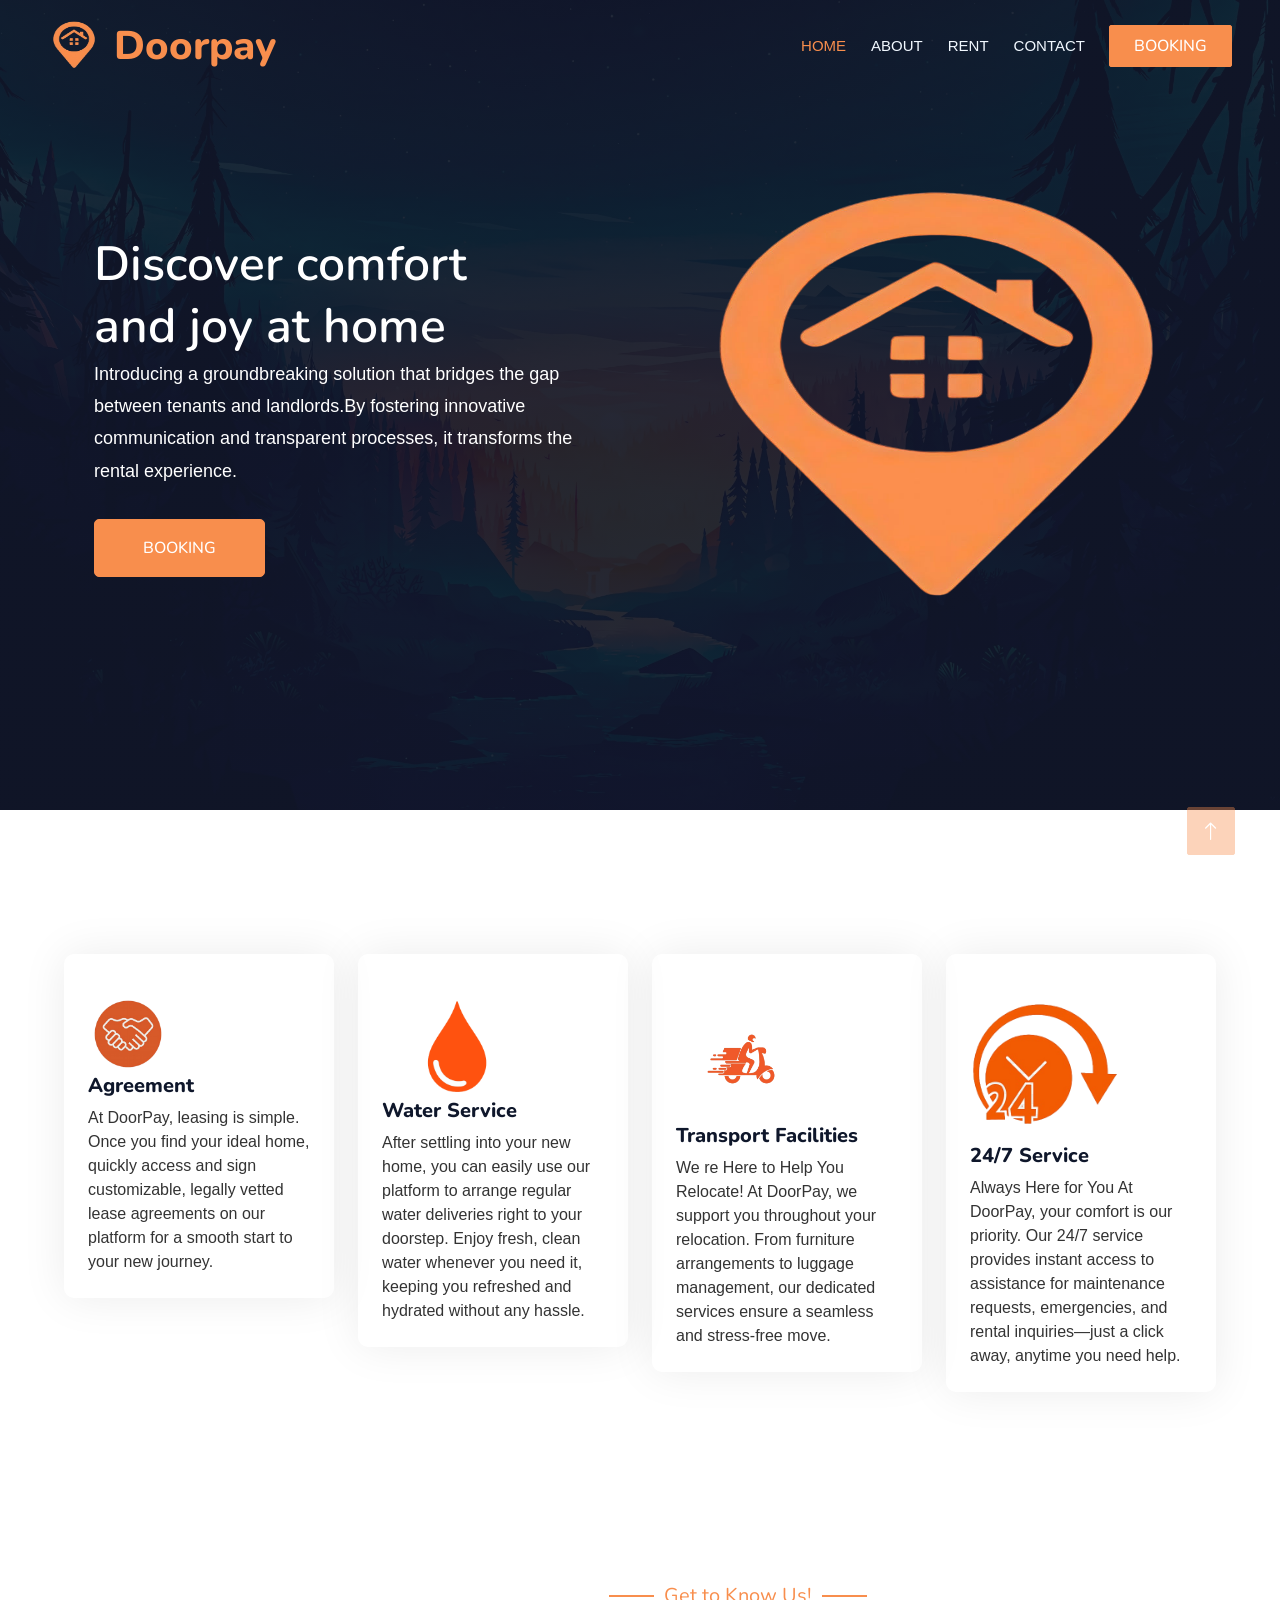
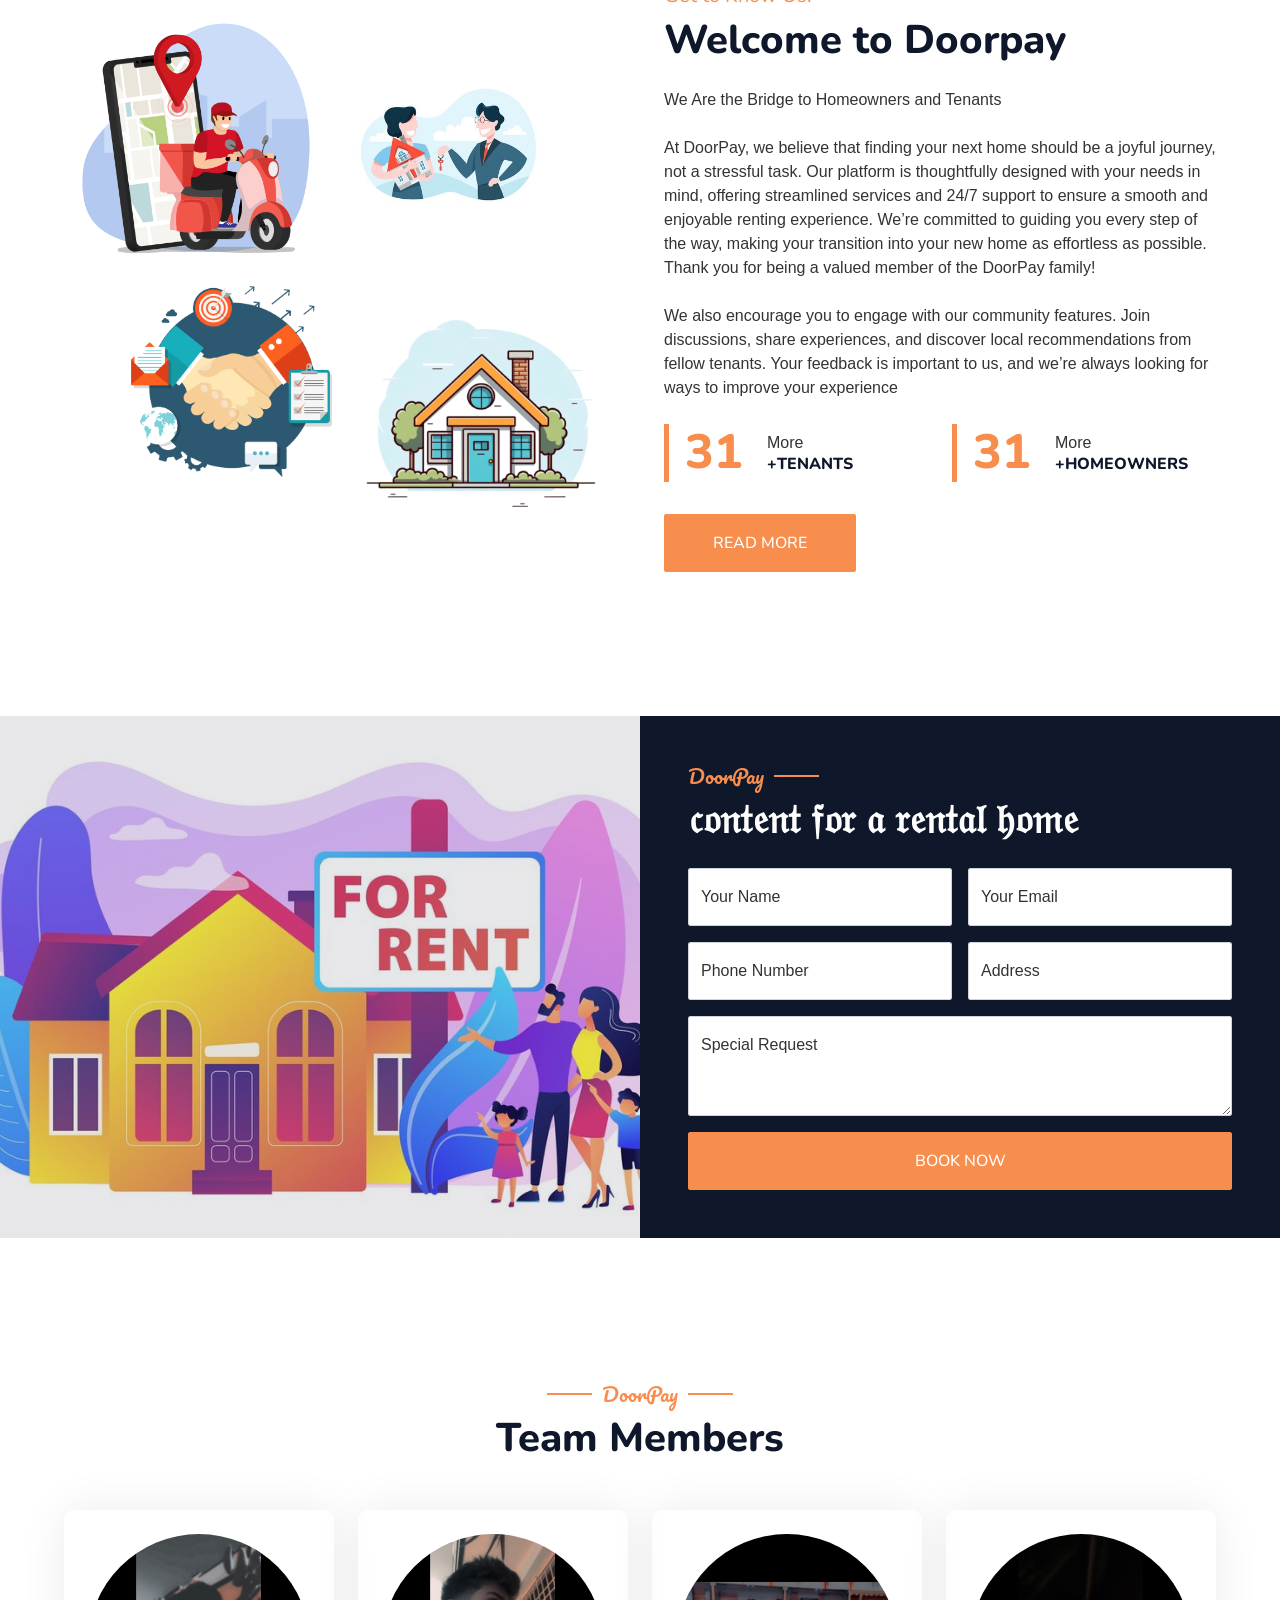
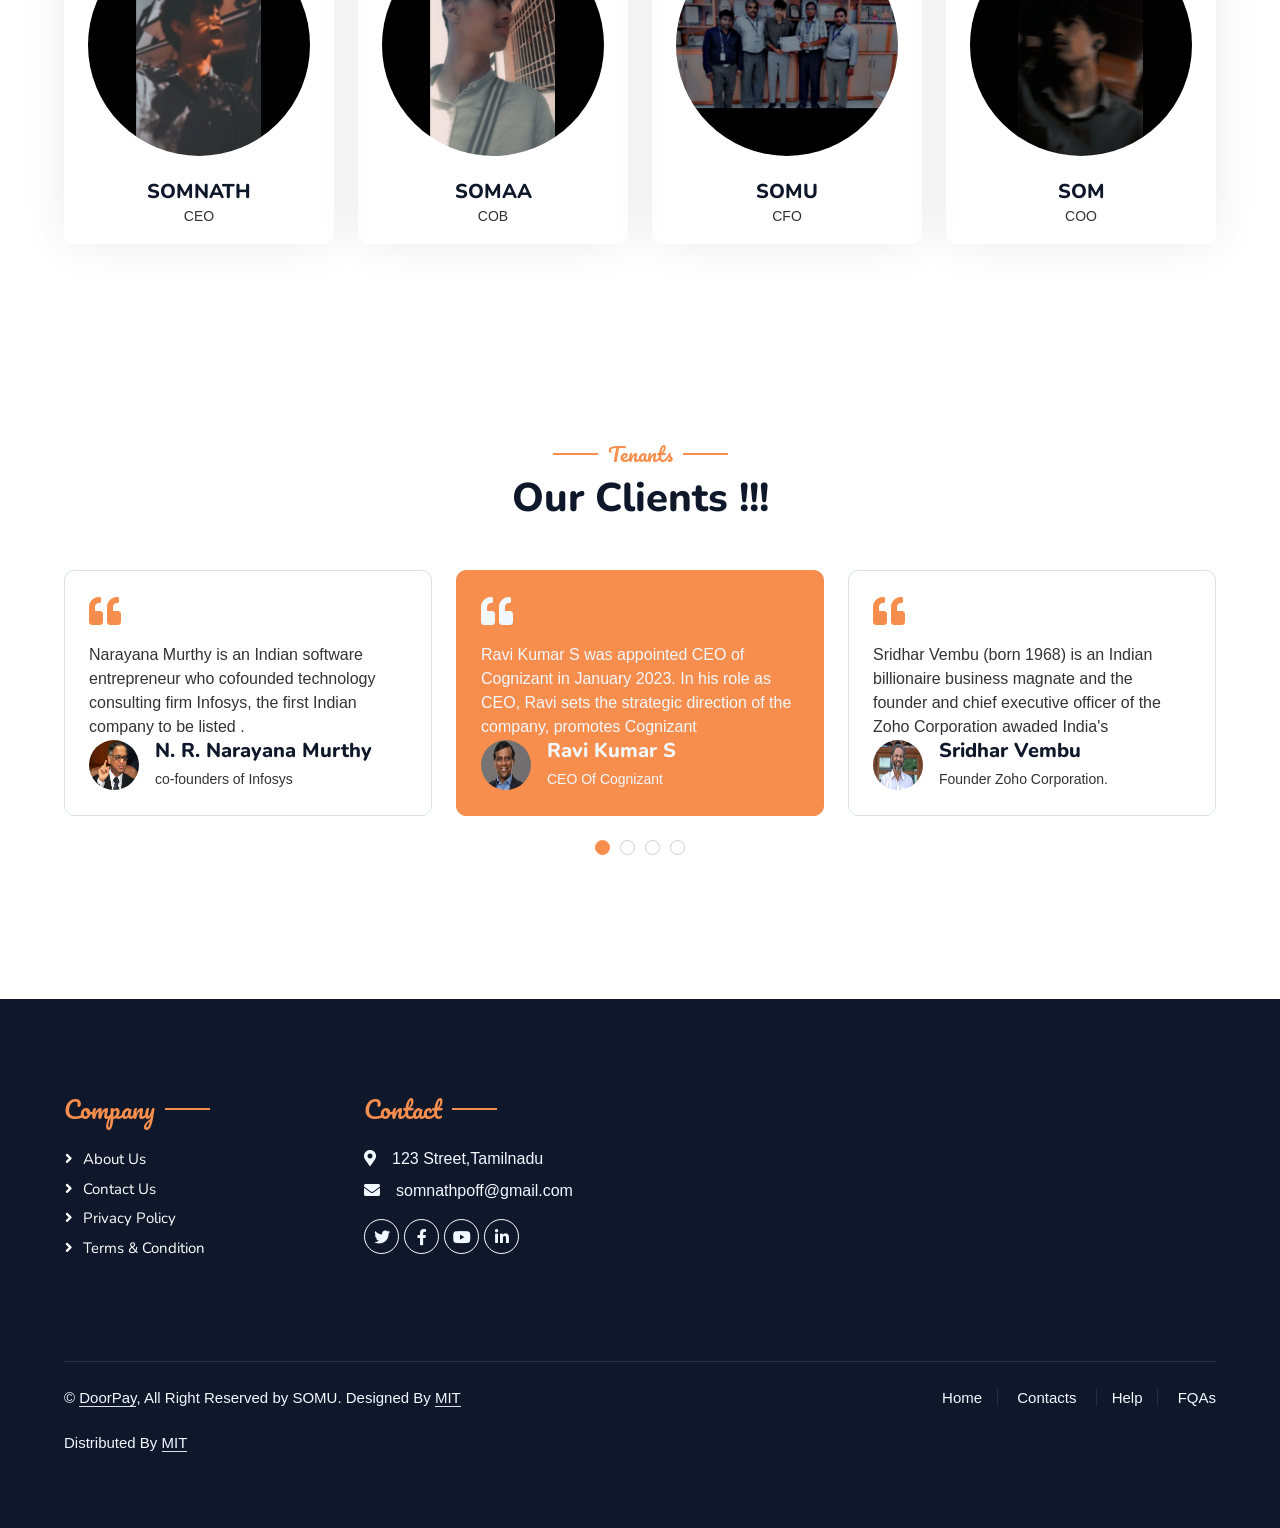
<file: index.html>
<!DOCTYPE html>
<html lang="en">

<head>
    <meta charset="utf-8">
    <title>DoorPay</title>
    <meta content="width=device-width, initial-scale=1.0" name="viewport">
    <meta content="" name="keywords">
    <meta content="" name="description">

    <!-- Favicon -->
    <link href="img/hero1.png" rel="icon">

    <!-- Google Web Fonts -->
    <link rel="preconnect" href="https://fonts.googleapis.com">
    <link rel="preconnect" href="https://fonts.gstatic.com" crossorigin>
    <link href="https://fonts.googleapis.com/css2?family=Heebo:wght@400;500;600&family=Nunito:wght@600;700;800&family=Pacifico&display=swap" rel="stylesheet">

    <!--Icon Font Stylesheet-->
    <link href="https://cdnjs.cloudflare.com/ajax/libs/font-awesome/5.10.0/css/all.min.css" rel="stylesheet">
    <link href="https://cdn.jsdelivr.net/npm/bootstrap-icons@1.4.1/font/bootstrap-icons.css" rel="stylesheet">

    <!-- Libraries Stylesheet -->
    <link href="lib/animate/animate.min.css" rel="stylesheet">
    <link href="lib/owlcarousel/assets/owl.carousel.min.css" rel="stylesheet">
    <link href="lib/tempusdominus/css/tempusdominus-bootstrap-4.min.css" rel="stylesheet" />

    <!-- Customized Bootstrap Stylesheet -->
    <link href="css/bootstrap.min.css" rel="stylesheet">

    <!-- Template Stylesheet -->
    <link href="css/style.css" rel="stylesheet">
</head>

<body>
    <div class="container-xxl bg-white p-0">
        <!-- Spinner Start -->
        <div id="spinner" class="show bg-white position-fixed translate-middle w-100 vh-100 top-50 start-50 d-flex align-items-center justify-content-center">
            <div class="spinner-border text-primary" style="width: 3rem; height: 3rem;" role="status">
                <span class="sr-only">Loading...</span>
            </div>
        </div>
        <!-- Spinner End -->


        <!-- Navbar & Hero Start -->
        <div class="container-xxl position-relative p-0">
            <nav class="navbar navbar-expand-lg navbar-dark bg-dark px-4 px-lg-5 py-3 py-lg-0">
                <a href="" class="navbar-brand p-0">
                    <div class="d-flex align-items-center">
                        <img src="img/icon1.png" alt="Description of Image" class="me-3" style="width: 50px; height: auto;">
                        <h1 class="text-primary m-0">
                        Doorpay
                        </h1>
                    </div>
                    
                    <!-- <img src="img/logo.png" alt="Logo"> -->
                </a>
                <button class="navbar-toggler" type="button" data-bs-toggle="collapse" data-bs-target="#navbarCollapse">
                    <span class="fa fa-bars"></span>
                </button>
                <div class="collapse navbar-collapse" id="navbarCollapse">
                    <div class="navbar-nav ms-auto py-0 pe-4">
                        <a href="index.html" class="nav-item nav-link active">Home</a>
                        <a href="about.html" class="nav-item nav-link">About</a>
                        <a href="rent.html" class="nav-item nav-link">Rent</a>
                        <a href="contact.html" class="nav-item nav-link">Contact</a>
                    </div>
                    <a href="" class="btn btn-primary py-2 px-4">Booking</a>
                </div>
            </nav>

            <div class="container-xxl py-5 bg-dark hero-header mb-5">
                <div class="container my-5 py-5">
                    <div class="row align-items-center g-5">
                        <div class="col-lg-6 text-center text-lg-start">
                            <h1 class="display-3 text-white animated slideInLeft">Discover comfort<br>and joy at home</h1>
                            <p class="text-white animated slideInLeft mb-4 pb-2">Introducing a groundbreaking solution that bridges the gap between tenants and landlords.By fostering innovative communication and transparent processes, it transforms the rental experience.</p>
                            <a href="" class="btn btn-primary py-sm-3 px-sm-5 me-3 animated slideInLeft">Booking</a>
                        </div>
                        <div class="col-lg-6 text-center text-lg-end overflow-hidden">
                            <img class="img-fluid" src="img/hero1.png" alt="">
                        </div>
                    </div>
                </div>
            </div>
        </div>
        <!-- Navbar & Hero End -->


        <!-- Service Start -->
        <div class="container-xxl py-5">
            <div class="container">
                <div class="row g-4">
                    <div class="col-lg-3 col-sm-6 wow fadeInUp" data-wow-delay="0.1s">
                        <div class="service-item rounded pt-3">
                            <div class="p-4">
                                <img src="img/agreement.png" alt="Description of Image" class="me-3" style="width: 80px; height: auto;">
                                <h5>Agreement</h5>
                                <p>At DoorPay, leasing is simple. Once you find your ideal home, quickly access and sign customizable, legally vetted lease agreements on our platform for a smooth start to your new journey.</p>
                            </div>
                        </div>
                    </div>
                    <div class="col-lg-3 col-sm-6 wow fadeInUp" data-wow-delay="0.3s">
                        <div class="service-item rounded pt-3">
                            <div class="p-4">
                            <img src="img/drop.png" alt="Description of Image" class="me-3" style="width: 150px; height: auto;">
                                <h5>Water Service</h5>
                                <p>After settling into your new home, you can easily use our platform to arrange regular water deliveries right to your doorstep. Enjoy fresh, clean water whenever you need it, keeping you refreshed and hydrated without any hassle.</p>
                            </div>
                        </div>
                    </div>
                    <div class="col-lg-3 col-sm-6 wow fadeInUp" data-wow-delay="0.5s">
                        <div class="service-item rounded pt-3">
                            <div class="p-4">
                            <img src="img/delevery.png"  alt="Description of Image" class="me-3" style="width: 130px; height: auto;">
                                <h5>Transport Facilities</h5>
                                <p>We re Here to Help You Relocate!
                                 At DoorPay, we support you throughout your relocation. From furniture arrangements to luggage management, our dedicated services ensure a seamless and stress-free move.</p>
                            </div>
                        </div>
                    </div>
                    <div class="col-lg-3 col-sm-6 wow fadeInUp" data-wow-delay="0.7s">
                        <div class="service-item rounded pt-3">
                            <div class="p-4">
                                <img src="img/24time.png" alt="Description of Image" class="me-3" style="width: 150px; height: auto;">
                                <h5>24/7 Service</h5>
                                <p>Always Here for You 
                                At DoorPay, your comfort is our priority. Our 24/7 service provides instant access to assistance for maintenance requests, emergencies, and rental inquiries—just a click away, anytime you need help.</p>
                            </div>
                        </div>
                    </div>
                </div>
            </div>
        </div>
        <!-- Service End -->


        <!-- About Start -->
        <div class="container-xxl py-5">
            <div class="container">
                <div class="row g-5 align-items-center">
                    <div class="col-lg-6">
                        <div class="row g-3">
                            <div class="col-6 text-start">
                                <img class="img-fluid rounded w-100 wow zoomIn" data-wow-delay="0.1s" src="img/delevery1.png">
                            </div>
                            <div class="col-6 text-start">
                                <img class="img-fluid rounded w-75 wow zoomIn" data-wow-delay="0.3s" src="img/key.jpg" style="margin-top: 25%;">
                            </div>
                            <div class="col-6 text-end">
                                <img class="img-fluid rounded w-75 wow zoomIn" data-wow-delay="0.5s" src="img/agreement1.png">
                            </div>
                            <div class="col-6 text-end">
                                <img class="img-fluid rounded w-100 wow zoomIn" data-wow-delay="0.7s" src="img/ro.png">
                            </div>
                        </div>
                    </div>
                    <div class="col-lg-6">
                        <h5 class="section-title text-center text-success fw-normal">Get to Know Us!</h5>
                        <h1 class="mb-4">Welcome to Doorpay</h1>
                        <p class="mb-4">We Are the Bridge to Homeowners and Tenants</h1>
                        <p class="mb-4">At DoorPay, we believe that finding your next home should be a joyful journey, not a stressful task. Our platform is thoughtfully designed with your needs in mind, offering streamlined services and 24/7 support to ensure a smooth and enjoyable renting experience. We’re committed to guiding you every step of the way, making your transition into your new home as effortless as possible. Thank you for being a valued member of the DoorPay family!</p>
                        <p class="mb-4">We also encourage you to engage with our community features. Join discussions, share experiences, and discover local recommendations from fellow tenants. Your feedback is important to us, and we’re always looking for ways to improve your experience</p>
                        <div class="row g-4 mb-4">
                            <div class="col-sm-6">
                                <div class="d-flex align-items-center border-start border-5 border-primary px-3">
                                    <h1 class="flex-shrink-0 display-5 text-primary mb-0" data-toggle="counter-up">100</h1>
                                    <div class="ps-4">
                                        <p class="mb-0">More</p>
                                        <h6 class="text-uppercase mb-0">+Tenants</h6>
                                    </div>
                                </div>
                            </div>
                            <div class="col-sm-6">
                                <div class="d-flex align-items-center border-start border-5 border-primary px-3">
                                    <h1 class="flex-shrink-0 display-5 text-primary mb-0" data-toggle="counter-up">100</h1>
                                    <div class="ps-4">
                                        <p class="mb-0">More</p>
                                        <h6 class="text-uppercase mb-0">+Homeowners</h6>
                                    </div>
                                </div>
                            </div>
                        </div>
                        <a class="btn btn-primary py-3 px-5 mt-2" href="">Read More</a>
                    </div>
                </div>
            </div>
        </div>
<!--About End-->
         
<!--Rent Start-->

<!--Rent End-->

    
<!--Start-->
        <div class="container-xxl py-5 px-0 wow fadeInUp" data-wow-delay="0.1s">
            <div class="row g-0">
                <div class="col-md-6">
                    <div class="video">
                        
                    </div>
                </div>
                <div class="col-md-6 bg-dark d-flex align-items-center">
                    <div class="p-5 wow fadeInUp" data-wow-delay="0.2s">
                        <h5 class="section-title ff-secondary text-start text-primary fw-normal">DoorPay</h5>
                        <h1 class="text-white mb-4">𝔠𝔬𝔫𝔱𝔢𝔫𝔱 𝔣𝔬𝔯 𝔞 𝔯𝔢𝔫𝔱𝔞𝔩 𝔥𝔬𝔪𝔢</h1>
                        <form>
                            <div class="row g-3">
                                <div class="col-md-6">
                                    <div class="form-floating">
                                        <input type="text" class="form-control" id="name" placeholder="Your Name">
                                        <label for="name">Your Name</label>
                                    </div>
                                </div>
                                <div class="col-md-6">
                                    <div class="form-floating">
                                        <input type="email" class="form-control" id="email" placeholder="Your Email">
                                        <label for="email">Your Email</label>
                                    </div>
                                </div>
                                <div class="col-md-6">
                                    <div class="form-floating" id="number-input">
                                        <input type="tel" class="form-control" id="phoneNumber" placeholder="Enter 10-digit number" maxlength="10" pattern="\d{10}" required />
                                        <label for="phoneNumber">Phone Number </label>
                                    </div>
                                </div>
                                
                                                               
                                <div class="col-md-6">
                                    <div class="form-floating" id="address-input">
                                        <input type="text" class="form-control" id="address" placeholder="Enter address" required />
                                        <label for="address">Address</label>
                                    </div>
                                </div>
                                
                            
                                
                                <div class="col-12">
                                    <div class="form-floating">
                                        <textarea class="form-control" placeholder="Special Request" id="message" style="height: 100px"></textarea>
                                        <label for="message">Special Request</label>
                                    </div>
                                </div>
                                <div class="col-12">
                                    <button class="btn btn-primary w-100 py-3" type="submit">Book Now</button>
                                </div>
                            </div>
                        </form>
                    </div>
                </div>
            </div>
        </div>
<!--Start-->


<!--Team Start-->
        <div class="container-xxl pt-5 pb-3">
            <div class="container">
                <div class="text-center wow fadeInUp" data-wow-delay="0.1s">
                    <h5 class="section-title ff-secondary text-center text-primary fw-normal">DoorPay</h5>
                    <h1 class="mb-5">Team Members</h1>
                </div>
                <div class="row g-4">
                    <div class="col-lg-3 col-md-6 wow fadeInUp" data-wow-delay="0.1s">
                        <div class="team-item text-center rounded overflow-hidden">
                            <div class="rounded-circle overflow-hidden m-4">
                                <img class="img-fluid" src="img/team-1.jpg" alt="">
                            </div>
                            <h5 class="mb-0">SOMNATH</h5>
                            <small>CEO</small>
                            <div class="d-flex justify-content-center mt-3">
                                <a class="btn btn-square btn-primary mx-1" href=""><i class="fab fa-facebook-f"></i></a>
                                <a class="btn btn-square btn-primary mx-1" href=""><i class="fab fa-twitter"></i></a>
                                <a class="btn btn-square btn-primary mx-1" href=""><i class="fab fa-instagram"></i></a>
                            </div>
                        </div>
                    </div>
                    <div class="col-lg-3 col-md-6 wow fadeInUp" data-wow-delay="0.3s">
                        <div class="team-item text-center rounded overflow-hidden">
                            <div class="rounded-circle overflow-hidden m-4">
                                <img class="img-fluid" src="img/team-2.jpg" alt="">
                            </div>
                            <h5 class="mb-0">SOMAA</h5>
                            <small>COB</small>
                            <div class="d-flex justify-content-center mt-3">
                                <a class="btn btn-square btn-primary mx-1" href=""><i class="fab fa-facebook-f"></i></a>
                                <a class="btn btn-square btn-primary mx-1" href=""><i class="fab fa-twitter"></i></a>
                                <a class="btn btn-square btn-primary mx-1" href=""><i class="fab fa-instagram"></i></a>
                            </div>
                        </div>
                    </div>
                    <div class="col-lg-3 col-md-6 wow fadeInUp" data-wow-delay="0.5s">
                        <div class="team-item text-center rounded overflow-hidden">
                            <div class="rounded-circle overflow-hidden m-4">
                                <img class="img-fluid" src="img/team-3.jpg" alt="">
                            </div>
                            <h5 class="mb-0">SOMU</h5>
                            <small>CFO</small>
                            <div class="d-flex justify-content-center mt-3">
                                <a class="btn btn-square btn-primary mx-1" href=""><i class="fab fa-facebook-f"></i></a>
                                <a class="btn btn-square btn-primary mx-1" href=""><i class="fab fa-twitter"></i></a>
                                <a class="btn btn-square btn-primary mx-1" href=""><i class="fab fa-instagram"></i></a>
                            </div>
                        </div>
                    </div>
                    <div class="col-lg-3 col-md-6 wow fadeInUp" data-wow-delay="0.7s">
                        <div class="team-item text-center rounded overflow-hidden">
                            <div class="rounded-circle overflow-hidden m-4">
                                <img class="img-fluid" src="img/team-4.jpg" alt="">
                            </div>
                            <h5 class="mb-0">SOM</h5>
                            <small> COO</small>
                            <div class="d-flex justify-content-center mt-3">
                                <a class="btn btn-square btn-primary mx-1" href=""><i class="fab fa-facebook-f"></i></a>
                                <a class="btn btn-square btn-primary mx-1" href=""><i class="fab fa-twitter"></i></a>
                                <a class="btn btn-square btn-primary mx-1" href=""><i class="fab fa-instagram"></i></a>
                            </div>
                        </div>
                    </div>
                </div>
            </div>
        </div>
<!--Team End-->


<!--Start-->
        <div class="container-xxl py-5 wow fadeInUp" data-wow-delay="0.1s">
            <div class="container">
                <div class="text-center">
                    <h5 class="section-title ff-secondary text-center text-primary fw-normal">Tenants</h5>
                    <h1 class="mb-5">Our Clients !!!</h1>
                </div>
                <div class="owl-carousel testimonial-carousel">
                    <div class="testimonial-item bg-transparent border rounded p-4">
                        <i class="fa fa-quote-left fa-2x text-primary mb-3"></i>
                        <p>Ravi Kumar S was appointed CEO of Cognizant in January 2023. In his role as CEO, Ravi sets the strategic direction of the company, promotes Cognizant</p>
                        <div class="d-flex align-items-center">
                            <img class="img-fluid flex-shrink-0 rounded-circle" src="img/testimonial-1.webp" style="width: 50px; height: 50px;">
                            <div class="ps-3">
                                <h5 class="mb-1">Ravi Kumar S</h5>
                                <small>CEO Of Cognizant</small>
                            </div>
                        </div>
                    </div>
                    <div class="testimonial-item bg-transparent border rounded p-4">
                        <i class="fa fa-quote-left fa-2x text-primary mb-3"></i>
                        <p>Sridhar Vembu (born 1968) is an Indian billionaire business magnate and the founder and chief executive officer of the Zoho Corporation awaded India's </p>
                        <div class="d-flex align-items-center">
                            <img class="img-fluid flex-shrink-0 rounded-circle" src="img/testimonial-2.jpg" style="width: 50px; height: 50px;">
                            <div class="ps-3">
                                <h5 class="mb-1">Sridhar Vembu</h5>
                                <small> Founder Zoho Corporation.</small>
                            </div>
                        </div>
                    </div>
                    <div class="testimonial-item bg-transparent border rounded p-4">
                        <i class="fa fa-quote-left fa-2x text-primary mb-3"></i>
                        <p>Pichai was selected to become the next CEO of Google on August 10, 2015, after previously being appointed chief product officer by then CEO Larry Page.</p>
                        <div class="d-flex align-items-center">
                            <img class="img-fluid flex-shrink-0 rounded-circle" src="img/testimonial-3.jpeg" style="width: 50px; height: 50px;">
                            <div class="ps-3">
                                <h5 class="mb-1">Sundar Pichai</h5>
                                <small>CEO of Google</small>
                            </div>
                        </div>
                    </div>
                    <div class="testimonial-item bg-transparent border rounded p-4">
                        <i class="fa fa-quote-left fa-2x text-primary mb-3"></i>
                        <p>Narayana Murthy is an Indian software entrepreneur who cofounded technology consulting firm Infosys, the first Indian company to be listed .</p>
                        <div class="d-flex align-items-center">
                            <img class="img-fluid flex-shrink-0 rounded-circle" src="img/testimonial-4.jpeg" style="width: 50px; height: 50px;">
                            <div class="ps-3">
                                <h5 class="mb-1">N. R. Narayana Murthy</h5>
                                <small>co-founders of Infosys</small>
                            </div>
                        </div>
                    </div>
                </div>
            </div>
        </div>
<!--End-->
        

<!--Footer Start-->
        <div class="container-fluid bg-dark text-light footer pt-5 mt-5 wow fadeIn" data-wow-delay="0.1s">
            <div class="container py-5">
                <div class="row g-5">
                    <div class="col-lg-3 col-md-6">
                        <h4 class="section-title ff-secondary text-start text-primary fw-normal mb-4">Company</h4>
                        <a class="btn btn-link" href="">About Us</a>
                        <a class="btn btn-link" href="">Contact Us</a>
                        <a class="btn btn-link" href="">Privacy Policy</a>
                        <a class="btn btn-link" href="">Terms & Condition</a>
                    </div>
                    <div class="col-lg-3 col-md-6">
                        <h4 class="section-title ff-secondary text-start text-primary fw-normal mb-4">Contact</h4>
                        <p class="mb-2"><i class="fa fa-map-marker-alt me-3"></i>123 Street,Tamilnadu </p>
						<p class="mb-2"><i class="fa fa-envelope me-3"></i>somnathpoff@gmail.com</p>
                        <div class="d-flex pt-2">
                            <a class="btn btn-outline-light btn-social" href=""><i class="fab fa-twitter"></i></a>
                            <a class="btn btn-outline-light btn-social" href=""><i class="fab fa-facebook-f"></i></a>
                            <a class="btn btn-outline-light btn-social" href=""><i class="fab fa-youtube"></i></a>
                            <a class="btn btn-outline-light btn-social" href=""><i class="fab fa-linkedin-in"></i></a>
                        </div>
                    </div>
                    
                </div>
            </div>
            <div class="container">
                <div class="copyright">
                    <div class="row">
                        <div class="col-md-6 text-center text-md-start mb-3 mb-md-0">
                            &copy; <a class="border-bottom" href="#">DoorPay</a>, All Right Reserved by SOMU. 
							Designed By <a class="border-bottom" href="https://web.mit.edu/">MIT</a><br><br>
                            Distributed By <a class="border-bottom" href="https://web.mit.edu/" target="_blank">MIT</a>
                        </div>
                        <div class="col-md-6 text-center text-md-end">
                            <div class="footer-menu">
                                <a href="">Home</a>
                                <a href="">Contacts </a>
                                <a href="">Help</a>
                                <a href="">FQAs</a>
                            </div>
                        </div>
                    </div>
                </div>
            </div>
        </div>
<!--Footer End-->


        <!-- Back to Top -->
        <a href="#" class="btn btn-lg btn-primary btn-lg-square back-to-top"><i class="bi bi-arrow-up"></i></a>
    </div>

    <!--JavaScript Libraries-->
    <script src="https://code.jquery.com/jquery-3.4.1.min.js"></script>
    <script src="https://cdn.jsdelivr.net/npm/bootstrap@5.0.0/dist/js/bootstrap.bundle.min.js"></script>
    <script src="lib/wow/wow.min.js"></script>
    <script src="lib/easing/easing.min.js"></script>
    <script src="lib/waypoints/waypoints.min.js"></script>
    <script src="lib/counterup/counterup.min.js"></script>
    <script src="lib/owlcarousel/owl.carousel.min.js"></script>
    <script src="lib/tempusdominus/js/moment.min.js"></script>
    <script src="lib/tempusdominus/js/moment-timezone.min.js"></script>
    <script src="lib/tempusdominus/js/tempusdominus-bootstrap-4.min.js"></script>

    <!-- Template Javascript -->
    <script src="js/main.js"></script>
</body>

</html>
</file>
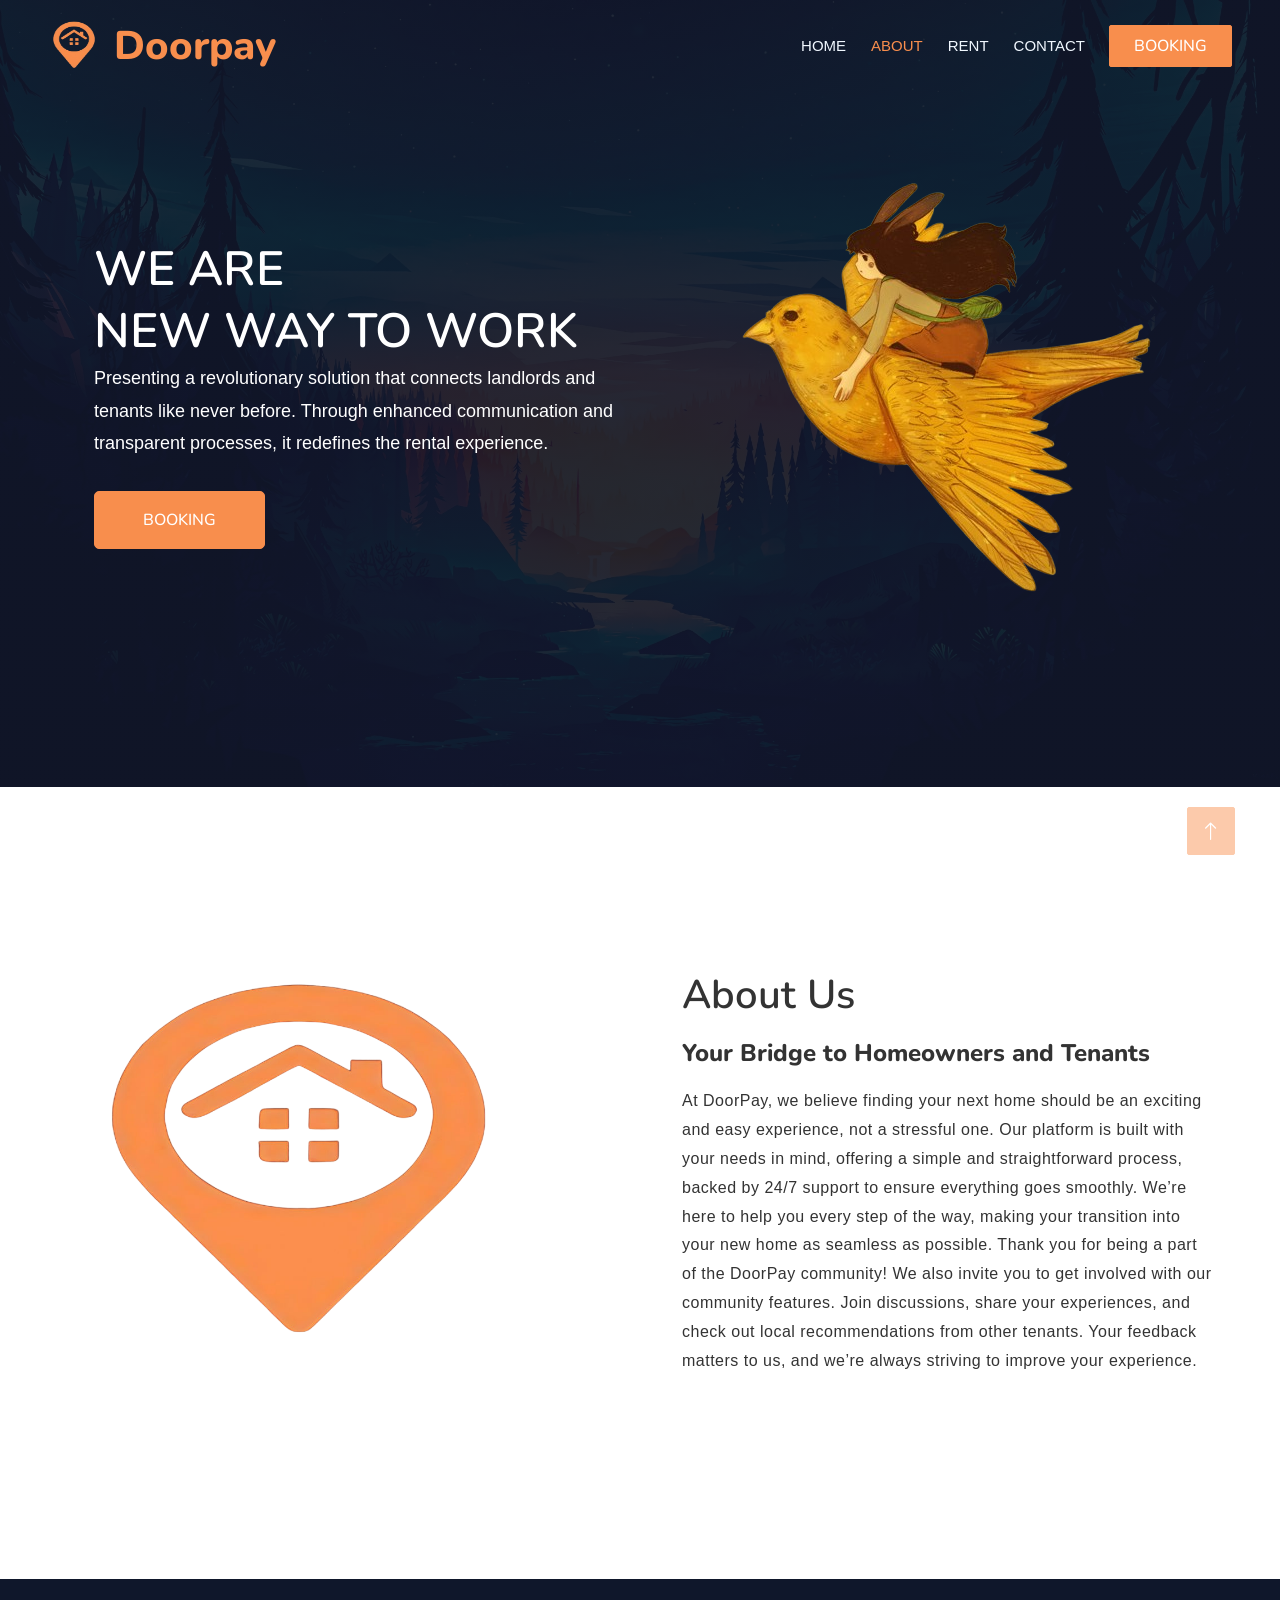
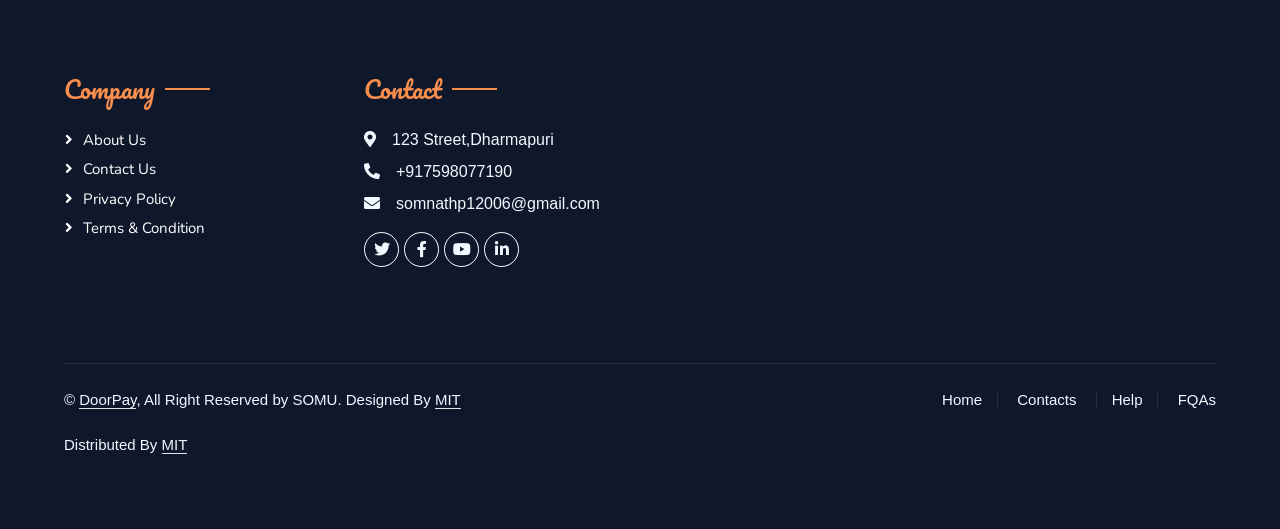
<file: about.html>
<!DOCTYPE html>
<html lang="en">

<head>
    <meta charset="utf-8">
    <title>DoorPay</title>
    <meta content="width=device-width, initial-scale=1.0" name="viewport">
    <meta content="" name="keywords">
    <meta content="" name="description">

    <!-- Favicon -->
    <link href="img/hero1.png" rel="icon">

    <!-- Google Web Fonts -->
    <link rel="preconnect" href="https://fonts.googleapis.com">
    <link rel="preconnect" href="https://fonts.gstatic.com" crossorigin>
    <link href="https://fonts.googleapis.com/css2?family=Heebo:wght@400;500;600&family=Nunito:wght@600;700;800&family=Pacifico&display=swap" rel="stylesheet">

    <!-- Icon Font Stylesheet -->
    <link href="https://cdnjs.cloudflare.com/ajax/libs/font-awesome/5.10.0/css/all.min.css" rel="stylesheet">
    <link href="https://cdn.jsdelivr.net/npm/bootstrap-icons@1.4.1/font/bootstrap-icons.css" rel="stylesheet">

    <!-- Libraries Stylesheet -->
    <link href="lib/animate/animate.min.css" rel="stylesheet">
    <link href="lib/owlcarousel/assets/owl.carousel.min.css" rel="stylesheet">
    <link href="lib/tempusdominus/css/tempusdominus-bootstrap-4.min.css" rel="stylesheet" />

    <!-- Customized Bootstrap Stylesheet -->
    <link href="css/bootstrap.min.css" rel="stylesheet">

    <!-- Template Stylesheet -->
    <link href="css/style.css" rel="stylesheet">
</head>

<body>
    <div class="container-xxl bg-white p-0">
        <!-- Spinner Start -->
        <div id="spinner" class="show bg-white position-fixed translate-middle w-100 vh-100 top-50 start-50 d-flex align-items-center justify-content-center">
            <div class="spinner-border text-primary" style="width: 3rem; height: 3rem;" role="status">
                <span class="sr-only">Loading...</span>
            </div>
        </div>
        <!-- Spinner End -->


        <!-- Navbar & Hero Start -->
        <div class="container-xxl position-relative p-0">
            <nav class="navbar navbar-expand-lg navbar-dark bg-dark px-4 px-lg-5 py-3 py-lg-0">
                <a href="" class="navbar-brand p-0">
                    <div class="d-flex align-items-center">
                        <img src="img/icon1.png" alt="Description of Image" class="me-3" style="width: 50px; height: auto;">
                        <h1 class="text-primary m-0">
                        Doorpay
                        </h1>
                    </div>
                    <!-- <img src="img/logo.png" alt="Logo"> -->
                </a>
                <button class="navbar-toggler" type="button" data-bs-toggle="collapse" data-bs-target="#navbarCollapse">
                    <span class="fa fa-bars"></span>
                </button>
                <div class="collapse navbar-collapse" id="navbarCollapse">
                    <div class="navbar-nav ms-auto py-0 pe-4">
                        <a href="index.html" class="nav-item nav-link">Home</a>
                        <a href="about.html" class="nav-item nav-link active">About</a>
                        <a href="rent.html" class="nav-item nav-link">Rent</a>
                        <a href="contact.html" class="nav-item nav-link">Contact</a>
                    </div>
                    <a href="" class="btn btn-primary py-2 px-4">Booking</a>
                </div>
            </nav>

            <!-- Hero Section -->
<div class="container-xxl py-5 bg-dark hero-header mb-5">
    <div class="container my-5 py-5">
        <div class="row align-items-center g-5">
            <div class="col-lg-6 text-center text-lg-start">
                <h1 class="display-3 text-white animated slideInLeft">WE ARE<br>NEW WAY TO WORK</h1>
                <p class="text-white animated slideInLeft mb-4 pb-2">
                    Presenting a revolutionary solution that connects landlords and tenants like never before. Through enhanced communication and transparent processes, it redefines the rental experience.
                </p>
                <a href="#" class="btn btn-primary py-sm-3 px-sm-5 me-3 animated slideInLeft">Booking</a>
            </div>
            <div class="col-lg-6 text-center text-lg-end overflow-hidden">
                <img class="img-fluid" src="img/about_hero.png" alt="Hero Image">
            </div>
        </div>
    </div>
</div>

<!-- About Us Section -->
<div class="about">
    <div class="container">
        <div class="row align-items-center">
            <div class="col-lg-6">
                <img src="img/hero1.png" class="pic img-fluid" alt="About Us Image">
            </div>
            <div class="col-lg-6">
                <div class="text">
                    <h2>About Us</h2>
                    <h5>Your Bridge to Homeowners and Tenants</h5>
                    <p>
                        At DoorPay, we believe finding your next home should be an exciting and easy experience, not a stressful one. Our platform is built with your needs in mind, offering a simple and straightforward process, backed by 24/7 support to ensure everything goes smoothly. We’re here to help you every step of the way, making your transition into your new home as seamless as possible. Thank you for being a part of the DoorPay community!
                        We also invite you to get involved with our community features. Join discussions, share your experiences, and check out local recommendations from other tenants. Your feedback matters to us, and we’re always striving to improve your experience.
                    </p>
                    
                </div>
            </div>
        </div>
    </div>
</div>
<!-- Navbar & Hero End -->



<!-- Team Start -->

<!-- Team End -->
        

        <!-- Footer Start -->
        <div class="container-fluid bg-dark text-light footer pt-5 mt-5 wow fadeIn" data-wow-delay="0.1s">
            <div class="container py-5">
                <div class="row g-5">
                    <div class="col-lg-3 col-md-6">
                        <h4 class="section-title ff-secondary text-start text-primary fw-normal mb-4">Company</h4>
                        <a class="btn btn-link" href="">About Us</a>
                        <a class="btn btn-link" href="">Contact Us</a>
                        <a class="btn btn-link" href="">Privacy Policy</a>
                        <a class="btn btn-link" href="">Terms & Condition</a>
                    </div>
                    <div class="col-lg-3 col-md-6">
                        <h4 class="section-title ff-secondary text-start text-primary fw-normal mb-4">Contact</h4>
                        <p class="mb-2"><i class="fa fa-map-marker-alt me-3"></i>123 Street,Dharmapuri</p>
                        <p class="mb-2"><i class="fa fa-phone-alt me-3"></i>+917598077190</p>
                        <p class="mb-2"><i class="fa fa-envelope me-3"></i>somnathp12006@gmail.com</p>
                        <div class="d-flex pt-2">
                            <a class="btn btn-outline-light btn-social" href=""><i class="fab fa-twitter"></i></a>
                            <a class="btn btn-outline-light btn-social" href=""><i class="fab fa-facebook-f"></i></a>
                            <a class="btn btn-outline-light btn-social" href=""><i class="fab fa-youtube"></i></a>
                            <a class="btn btn-outline-light btn-social" href=""><i class="fab fa-linkedin-in"></i></a>
                        </div>
                    </div>
                    
                </div>
            </div>
            <div class="container">
                <div class="copyright">
                    <div class="row">
                        <div class="col-md-6 text-center text-md-start mb-3 mb-md-0">
                            &copy; <a class="border-bottom" href="#">DoorPay</a>, All Right Reserved by SOMU. 
							Designed By <a class="border-bottom" href="https://web.mit.edu/">MIT</a><br><br>
                            Distributed By <a class="border-bottom" href="https://web.mit.edu/" target="_blank">MIT</a>
                        </div>
                        <div class="col-md-6 text-center text-md-end">
                            <div class="footer-menu">
                                <a href="">Home</a>
                                <a href="">Contacts </a>
                                <a href="">Help</a>
                                <a href="">FQAs</a>
                            </div>
                        </div>
                    </div>
                </div>
            </div>
        </div>
        <!-- Footer End -->


        <!-- Back to Top -->
        <a href="#" class="btn btn-lg btn-primary btn-lg-square back-to-top"><i class="bi bi-arrow-up"></i></a>
    </div>

    <!-- JavaScript Libraries -->
    <script src="https://code.jquery.com/jquery-3.4.1.min.js"></script>
    <script src="https://cdn.jsdelivr.net/npm/bootstrap@5.0.0/dist/js/bootstrap.bundle.min.js"></script>
    <script src="lib/wow/wow.min.js"></script>
    <script src="lib/easing/easing.min.js"></script>
    <script src="lib/waypoints/waypoints.min.js"></script>
    <script src="lib/counterup/counterup.min.js"></script>
    <script src="lib/owlcarousel/owl.carousel.min.js"></script>
    <script src="lib/tempusdominus/js/moment.min.js"></script>
    <script src="lib/tempusdominus/js/moment-timezone.min.js"></script>
    <script src="lib/tempusdominus/js/tempusdominus-bootstrap-4.min.js"></script>

    <!-- Template Javascript -->
    <script src="js/main.js"></script>
</body>

</html>
</file>
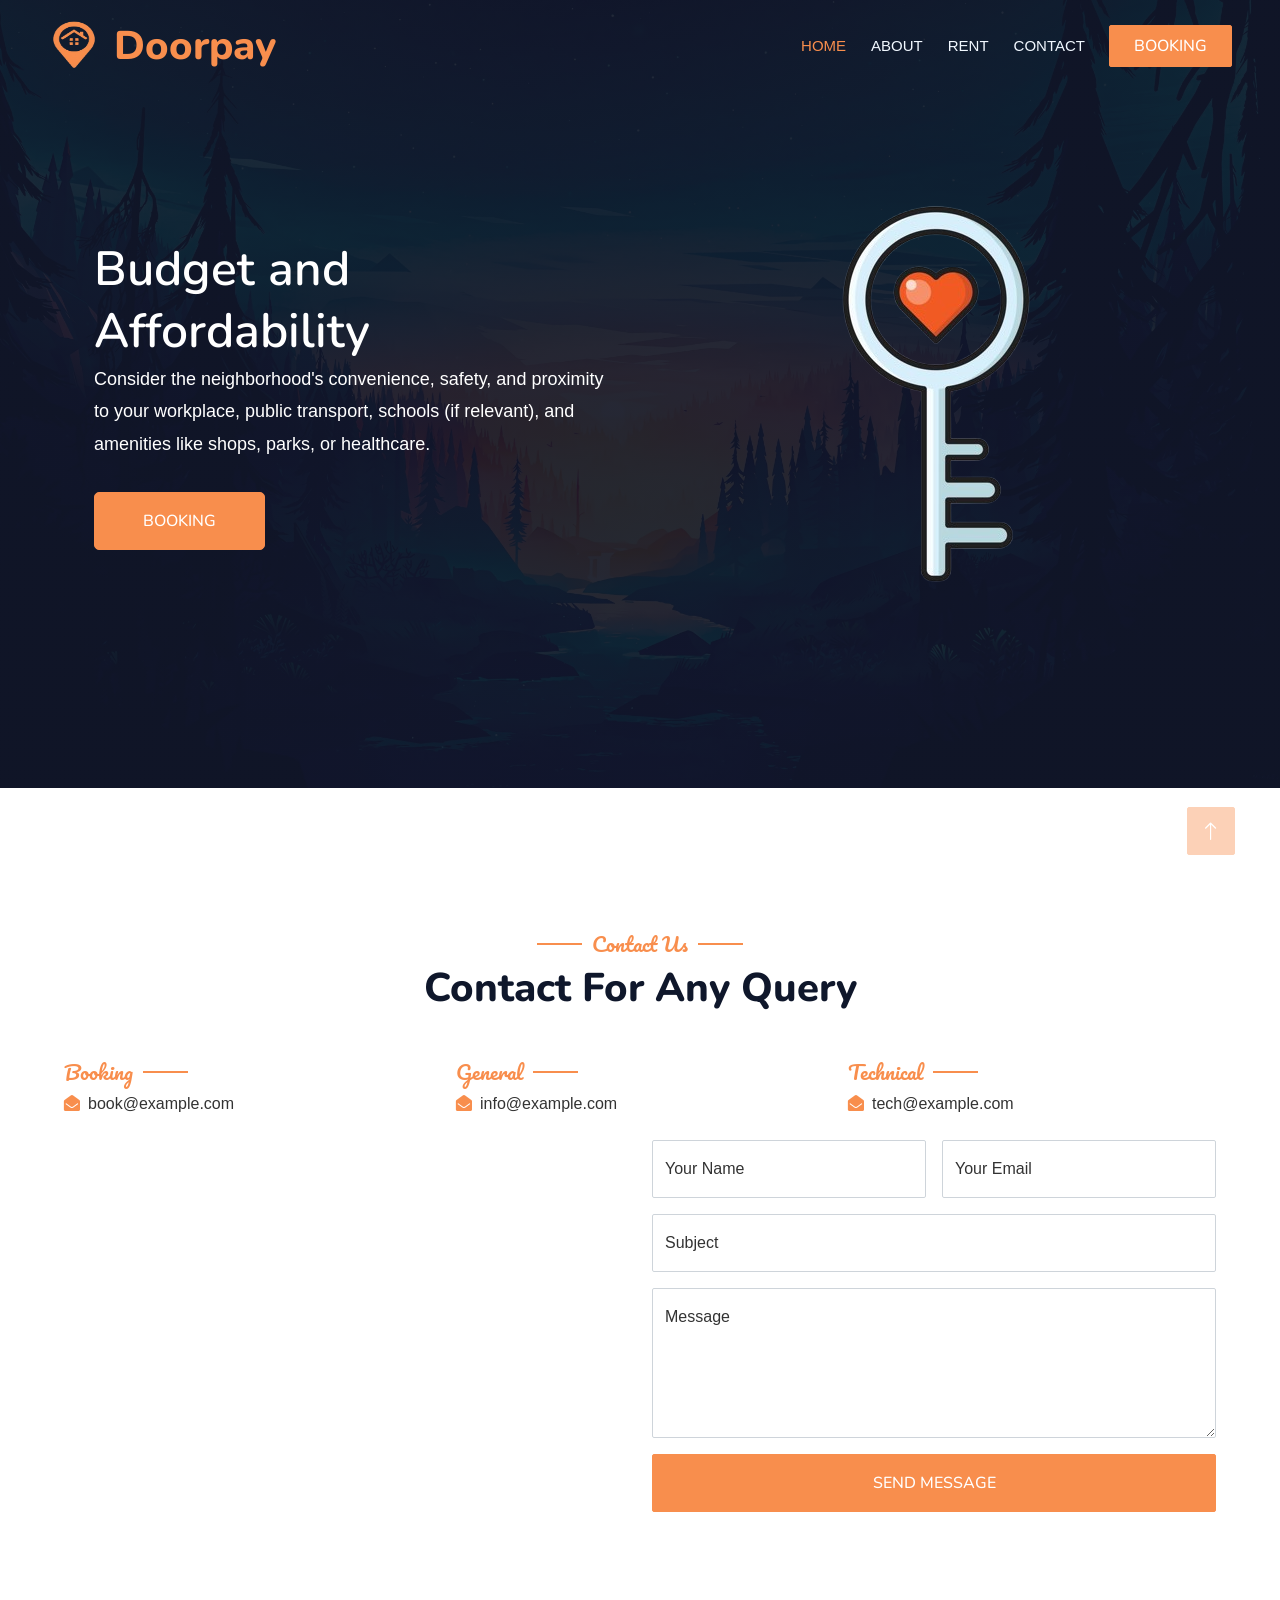
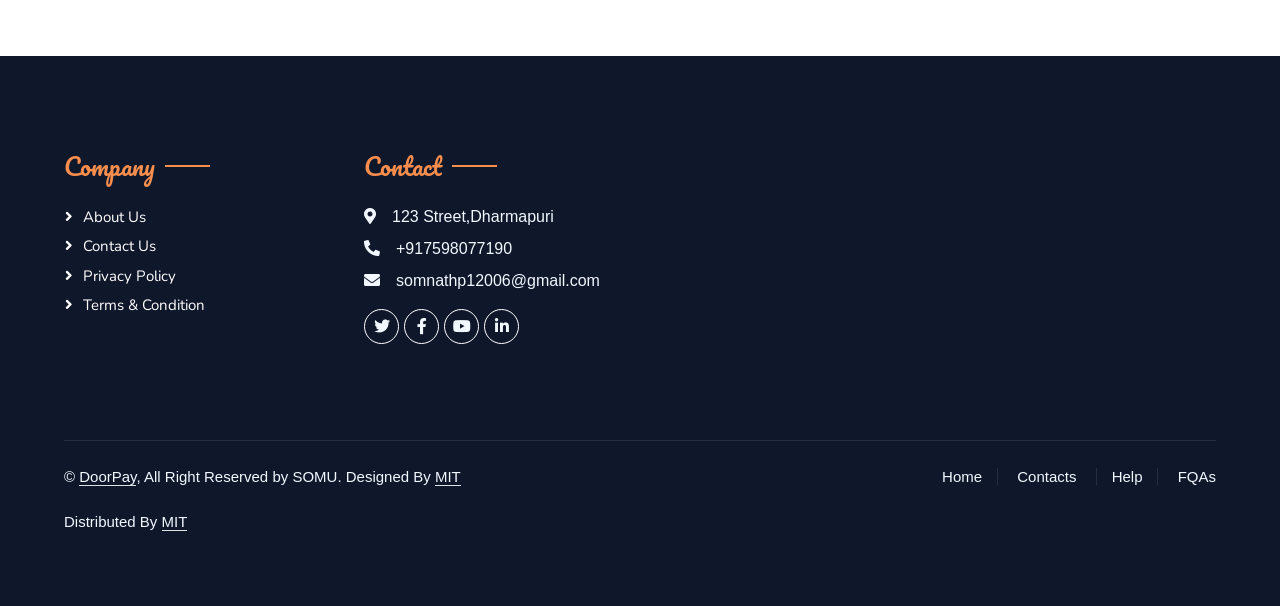
<file: contact.html>
<!DOCTYPE html>
<html lang="en">

<head>
    <meta charset="utf-8">
    <title>DoorPay</title>
    <meta content="width=device-width, initial-scale=1.0" name="viewport">
    <meta content="" name="keywords">
    <meta content="" name="description">

    <!-- Favicon -->
    <link href="img/hero1.png" rel="icon">
    <!-- Google Web Fonts -->
    <link rel="preconnect" href="https://fonts.googleapis.com">
    <link rel="preconnect" href="https://fonts.gstatic.com" crossorigin>
    <link href="https://fonts.googleapis.com/css2?family=Heebo:wght@400;500;600&family=Nunito:wght@600;700;800&family=Pacifico&display=swap" rel="stylesheet">

    <!-- Icon Font Stylesheet -->
    <link href="https://cdnjs.cloudflare.com/ajax/libs/font-awesome/5.10.0/css/all.min.css" rel="stylesheet">
    <link href="https://cdn.jsdelivr.net/npm/bootstrap-icons@1.4.1/font/bootstrap-icons.css" rel="stylesheet">

    <!-- Libraries Stylesheet -->
    <link href="lib/animate/animate.min.css" rel="stylesheet">
    <link href="lib/owlcarousel/assets/owl.carousel.min.css" rel="stylesheet">
    <link href="lib/tempusdominus/css/tempusdominus-bootstrap-4.min.css" rel="stylesheet" />

    <!-- Customized Bootstrap Stylesheet -->
    <link href="css/bootstrap.min.css" rel="stylesheet">

    <!-- Template Stylesheet -->
    <link href="css/style.css" rel="stylesheet">
</head>

<body>
    <div class="container-xxl bg-white p-0">
        <!-- Spinner Start -->
        <div id="spinner" class="show bg-white position-fixed translate-middle w-100 vh-100 top-50 start-50 d-flex align-items-center justify-content-center">
            <div class="spinner-border text-primary" style="width: 3rem; height: 3rem;" role="status">
                <span class="sr-only">Loading...</span>
            </div>
        </div>
        <!-- Spinner End -->


        <!-- Navbar & Hero Start -->
        <div class="container-xxl position-relative p-0">
            <nav class="navbar navbar-expand-lg navbar-dark bg-dark px-4 px-lg-5 py-3 py-lg-0">
                <a href="" class="navbar-brand p-0">
                    <div class="d-flex align-items-center">
                        <img src="img/icon1.png" alt="Description of Image" class="me-3" style="width: 50px; height: auto;">
                        <h1 class="text-primary m-0">
                        Doorpay
                        </h1>
                    </div>
                    
                    <!-- <img src="img/logo.png" alt="Logo"> -->
                </a>
                <button class="navbar-toggler" type="button" data-bs-toggle="collapse" data-bs-target="#navbarCollapse">
                    <span class="fa fa-bars"></span>
                </button>
                <div class="collapse navbar-collapse" id="navbarCollapse">
                    <div class="navbar-nav ms-auto py-0 pe-4">
                        <a href="index.html" class="nav-item nav-link active">Home</a>
                        <a href="about.html" class="nav-item nav-link">About</a>
                        <a href="rent.html" class="nav-item nav-link">Rent</a>
                        <a href="contact.html" class="nav-item nav-link">Contact</a>
                    </div>
                    <a href="" class="btn btn-primary py-2 px-4">Booking</a>
                </div>
            </nav>

            <div class="container-xxl py-5 bg-dark hero-header mb-5">
                <div class="container my-5 py-5">
                    <div class="row align-items-center g-5">
                        <div class="col-lg-6 text-center text-lg-start">
                            <h1 class="display-3 text-white animated slideInLeft">Budget and Affordability</h1>
                            <p class="text-white animated slideInLeft mb-4 pb-2"> Consider the neighborhood's convenience, safety, and proximity to your workplace, public transport, schools (if relevant), and amenities like shops, parks, or healthcare.</p>
                            <a href="" class="btn btn-primary py-sm-3 px-sm-5 me-3 animated slideInLeft">Booking</a>
                        </div>
                        <div class="col-lg-6 text-center text-lg-end overflow-hidden">
                            <img class="img-fluid" src="img/key2.png" alt="">
                        </div>
                    </div>
                </div>
            </div>
        </div>
        <!-- Navbar & Hero End -->


        <!-- Contact Start -->
        <div class="container-xxl py-5">
            <div class="container">
                <div class="text-center wow fadeInUp" data-wow-delay="0.1s">
                    <h5 class="section-title ff-secondary text-center text-primary fw-normal">Contact Us</h5>
                    <h1 class="mb-5">Contact For Any Query</h1>
                </div>
                <div class="row g-4">
                    <div class="col-12">
                        <div class="row gy-4">
                            <div class="col-md-4">
                                <h5 class="section-title ff-secondary fw-normal text-start text-primary">Booking</h5>
                                <p><i class="fa fa-envelope-open text-primary me-2"></i>book@example.com</p>
                            </div>
                            <div class="col-md-4">
                                <h5 class="section-title ff-secondary fw-normal text-start text-primary">General</h5>
                                <p><i class="fa fa-envelope-open text-primary me-2"></i>info@example.com</p>
                            </div>
                            <div class="col-md-4">
                                <h5 class="section-title ff-secondary fw-normal text-start text-primary">Technical</h5>
                                <p><i class="fa fa-envelope-open text-primary me-2"></i>tech@example.com</p>
                            </div>
                        </div>
                    </div>
                    <div class="col-md-6 wow fadeIn" data-wow-delay="0.1s">
                        <iframe class="position-relative rounded w-100 h-100"
                            src="https://www.google.com/maps/embed?pb=!1m18!1m12!1m3!1d3001156.4288297426!2d-78.01371936852176!3d42.72876761954724!2m3!1f0!2f0!3f0!3m2!1i1024!2i768!4f13.1!3m3!1m2!1s0x4ccc4bf0f123a5a9%3A0xddcfc6c1de189567!2sNew%20York%2C%20USA!5e0!3m2!1sen!2sbd!4v1603794290143!5m2!1sen!2sbd"
                            frameborder="0" style="min-height: 350px; border:0;" allowfullscreen="" aria-hidden="false"
                            tabindex="0"></iframe>
                    </div>
                    <div class="col-md-6">
                        <div class="wow fadeInUp" data-wow-delay="0.2s">
                            <form>
                                <div class="row g-3">
                                    <div class="col-md-6">
                                        <div class="form-floating">
                                            <input type="text" class="form-control" id="name" placeholder="Your Name">
                                            <label for="name">Your Name</label>
                                        </div>
                                    </div>
                                    <div class="col-md-6">
                                        <div class="form-floating">
                                            <input type="email" class="form-control" id="email" placeholder="Your Email">
                                            <label for="email">Your Email</label>
                                        </div>
                                    </div>
                                    <div class="col-12">
                                        <div class="form-floating">
                                            <input type="text" class="form-control" id="subject" placeholder="Subject">
                                            <label for="subject">Subject</label>
                                        </div>
                                    </div>
                                    <div class="col-12">
                                        <div class="form-floating">
                                            <textarea class="form-control" placeholder="Leave a message here" id="message" style="height: 150px"></textarea>
                                            <label for="message">Message</label>
                                        </div>
                                    </div>
                                    <div class="col-12">
                                        <button class="btn btn-primary w-100 py-3" type="submit">Send Message</button>
                                    </div>
                                </div>
                            </form>
                        </div>
                    </div>
                </div>
            </div>
        </div>
        <!-- Contact End -->


        <!-- Footer Start -->
        <div class="container-fluid bg-dark text-light footer pt-5 mt-5 wow fadeIn" data-wow-delay="0.1s">
            <div class="container py-5">
                <div class="row g-5">
                    <div class="col-lg-3 col-md-6">
                        <h4 class="section-title ff-secondary text-start text-primary fw-normal mb-4">Company</h4>
                        <a class="btn btn-link" href="">About Us</a>
                        <a class="btn btn-link" href="">Contact Us</a>
                        <a class="btn btn-link" href="">Privacy Policy</a>
                        <a class="btn btn-link" href="">Terms & Condition</a>
                    </div>
                    <div class="col-lg-3 col-md-6">
                        <h4 class="section-title ff-secondary text-start text-primary fw-normal mb-4">Contact</h4>
                        <p class="mb-2"><i class="fa fa-map-marker-alt me-3"></i>123 Street,Dharmapuri</p>
                        <p class="mb-2"><i class="fa fa-phone-alt me-3"></i>+917598077190</p>
                        <p class="mb-2"><i class="fa fa-envelope me-3"></i>somnathp12006@gmail.com</p>
                        <div class="d-flex pt-2">
                            <a class="btn btn-outline-light btn-social" href=""><i class="fab fa-twitter"></i></a>
                            <a class="btn btn-outline-light btn-social" href=""><i class="fab fa-facebook-f"></i></a>
                            <a class="btn btn-outline-light btn-social" href=""><i class="fab fa-youtube"></i></a>
                            <a class="btn btn-outline-light btn-social" href=""><i class="fab fa-linkedin-in"></i></a>
                        </div>
                    </div>
                    
                </div>
            </div>
            <div class="container">
                <div class="copyright">
                    <div class="row">
                        <div class="col-md-6 text-center text-md-start mb-3 mb-md-0">
                            &copy; <a class="border-bottom" href="#">DoorPay</a>, All Right Reserved by SOMU. 
							Designed By <a class="border-bottom" href="https://web.mit.edu/">MIT</a><br><br>
                            Distributed By <a class="border-bottom" href="https://web.mit.edu/" target="_blank">MIT</a>
                        </div>
                        <div class="col-md-6 text-center text-md-end">
                            <div class="footer-menu">
                                <a href="">Home</a>
                                <a href="">Contacts </a>
                                <a href="">Help</a>
                                <a href="">FQAs</a>
                            </div>
                        </div>
                    </div>
                </div>
            </div>
        </div>
        <!-- Footer End -->


        <!-- Back to Top -->
        <a href="#" class="btn btn-lg btn-primary btn-lg-square back-to-top"><i class="bi bi-arrow-up"></i></a>
    </div>

    <!-- JavaScript Libraries -->
    <script src="https://code.jquery.com/jquery-3.4.1.min.js"></script>
    <script src="https://cdn.jsdelivr.net/npm/bootstrap@5.0.0/dist/js/bootstrap.bundle.min.js"></script>
    <script src="lib/wow/wow.min.js"></script>
    <script src="lib/easing/easing.min.js"></script>
    <script src="lib/waypoints/waypoints.min.js"></script>
    <script src="lib/counterup/counterup.min.js"></script>
    <script src="lib/owlcarousel/owl.carousel.min.js"></script>
    <script src="lib/tempusdominus/js/moment.min.js"></script>
    <script src="lib/tempusdominus/js/moment-timezone.min.js"></script>
    <script src="lib/tempusdominus/js/tempusdominus-bootstrap-4.min.js"></script>

    <!-- Template Javascript -->
    <script src="js/main.js"></script>
</body>

</html>
</file>
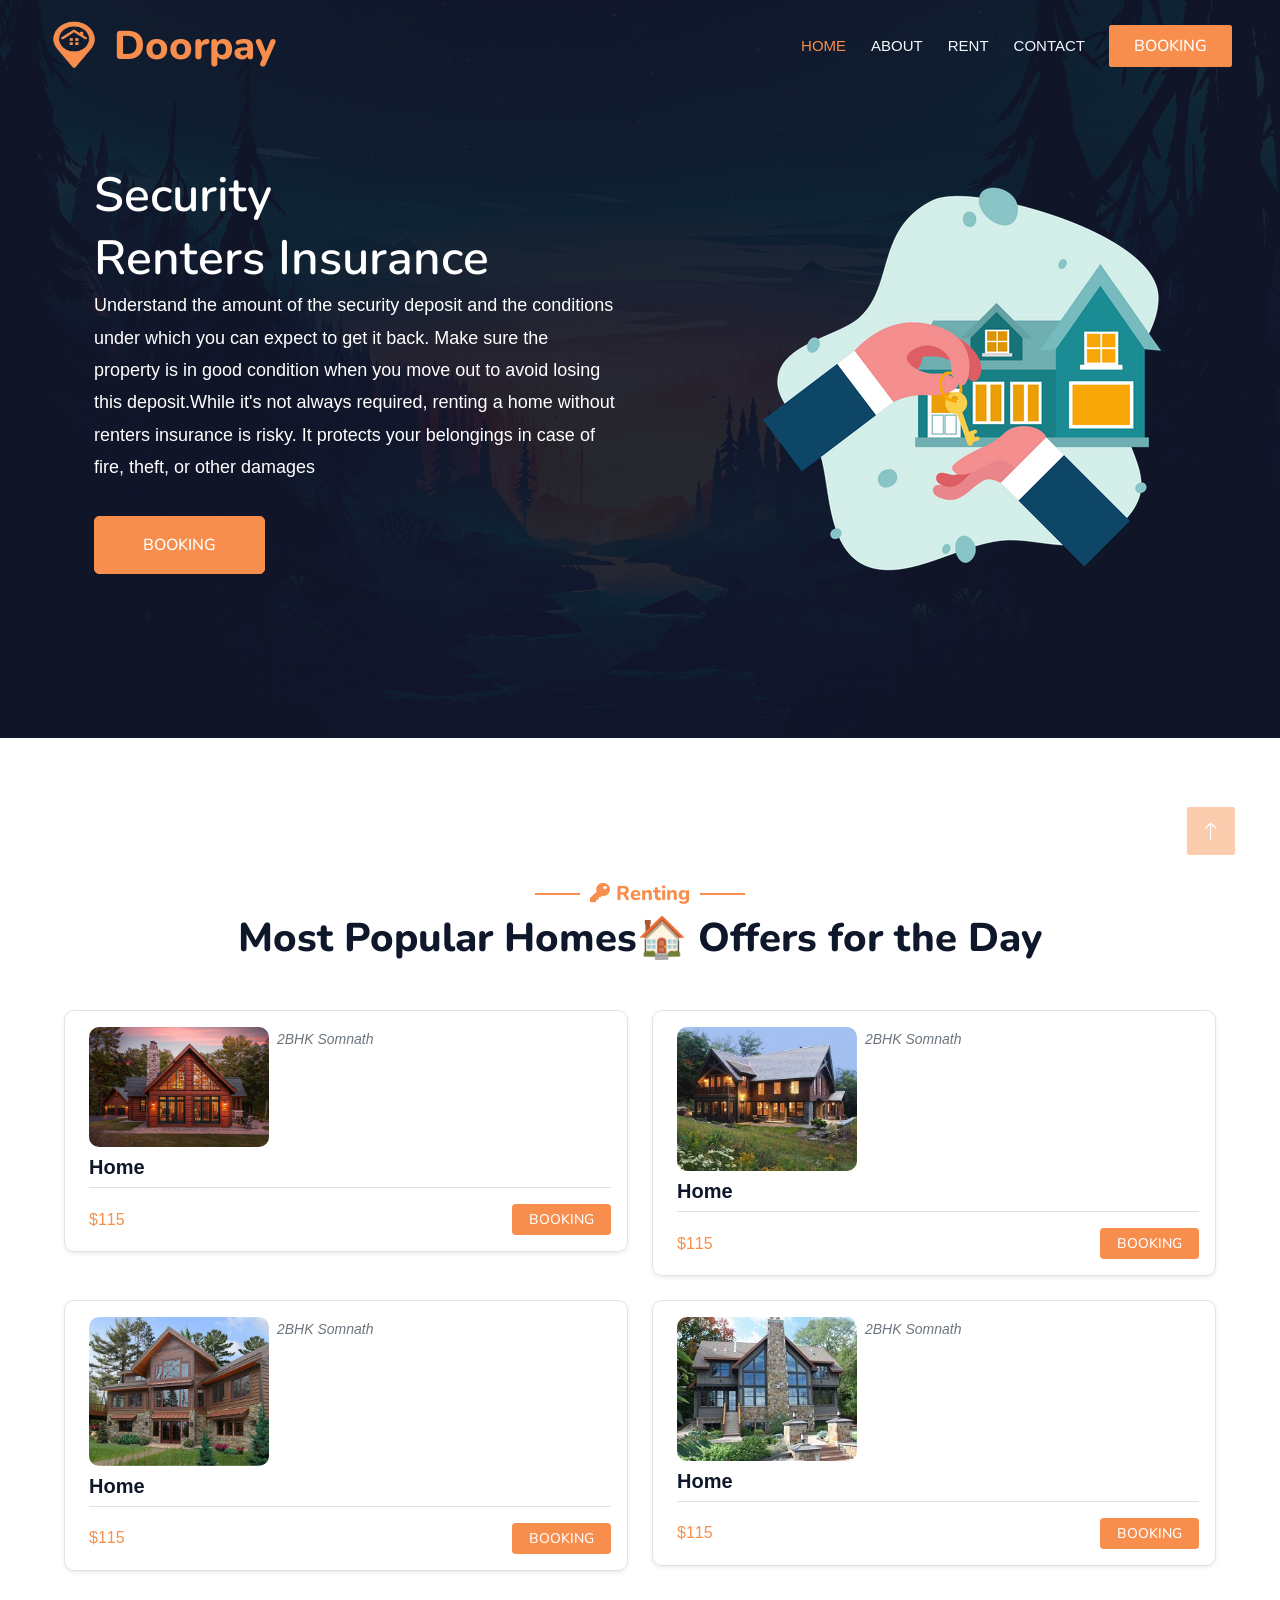
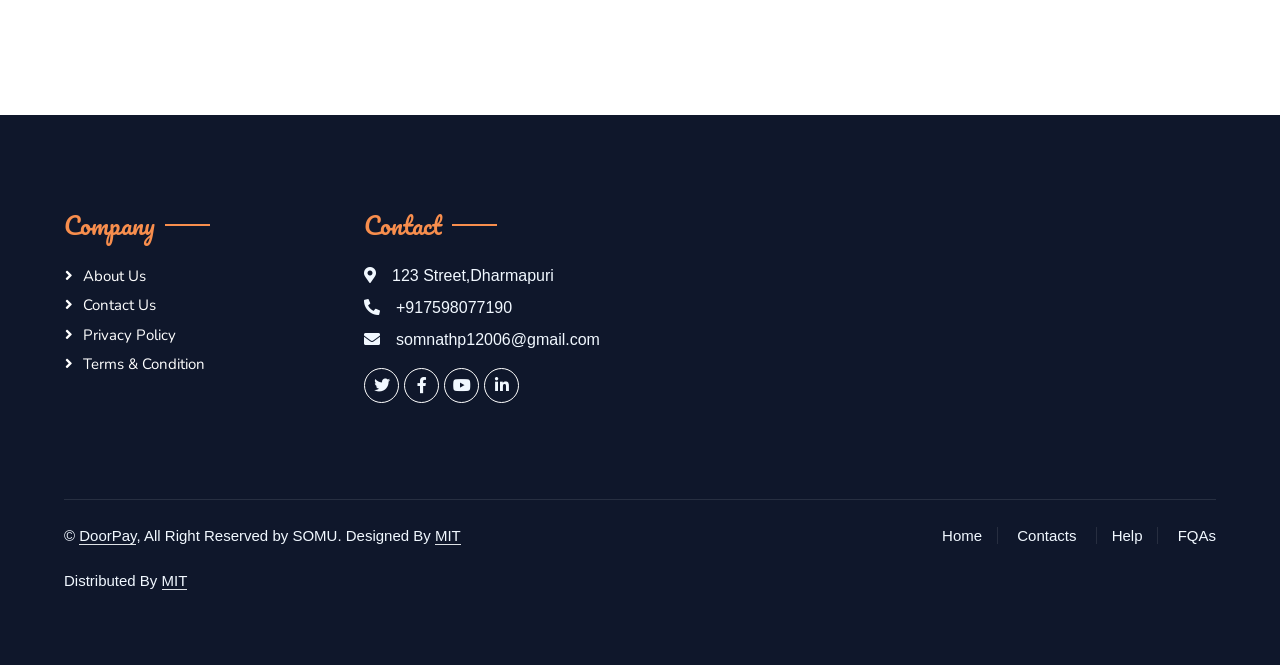
<file: rent.html>
<!DOCTYPE html>
<html lang="en">

<head>
    <meta charset="utf-8">
    <title>DoorPay</title>
    <meta content="width=device-width, initial-scale=1.0" name="viewport">
    <meta content="" name="keywords">
    <meta content="" name="description">

    <!-- Favicon -->
    <link href="img/hero1.png" rel="icon">

    <!-- Google Web Fonts -->
    <link rel="preconnect" href="https://fonts.googleapis.com">
    <link rel="preconnect" href="https://fonts.gstatic.com" crossorigin>
    <link href="https://fonts.googleapis.com/css2?family=Heebo:wght@400;500;600&family=Nunito:wght@600;700;800&family=Pacifico&display=swap" rel="stylesheet">

    <!-- Icon Font Stylesheet -->
    <link href="https://cdnjs.cloudflare.com/ajax/libs/font-awesome/5.10.0/css/all.min.css" rel="stylesheet">
    <link href="https://cdn.jsdelivr.net/npm/bootstrap-icons@1.4.1/font/bootstrap-icons.css" rel="stylesheet">

    <!-- Libraries Stylesheet -->
    <link href="lib/animate/animate.min.css" rel="stylesheet">
    <link href="lib/owlcarousel/assets/owl.carousel.min.css" rel="stylesheet">
    <link href="lib/tempusdominus/css/tempusdominus-bootstrap-4.min.css" rel="stylesheet" />

    <!-- Customized Bootstrap Stylesheet -->
    <link href="css/bootstrap.min.css" rel="stylesheet">

    <!-- Template Stylesheet -->
    <link href="css/style.css" rel="stylesheet">
</head>

<body>
    <div class="container-xxl bg-white p-0">
        <!-- Spinner Start -->
        <div id="spinner" class="show bg-white position-fixed translate-middle w-100 vh-100 top-50 start-50 d-flex align-items-center justify-content-center">
            <div class="spinner-border text-primary" style="width: 3rem; height: 3rem;" role="status">
                <span class="sr-only">Loading...</span>
            </div>
        </div>
        <!-- Spinner End -->


        <!-- Navbar & Hero Start -->
        <div class="container-xxl position-relative p-0">
            <nav class="navbar navbar-expand-lg navbar-dark bg-dark px-4 px-lg-5 py-3 py-lg-0">
                <a href="" class="navbar-brand p-0">
                    <div class="d-flex align-items-center">
                        <img src="img/icon1.png" alt="Description of Image" class="me-3" style="width: 50px; height: auto;">
                        <h1 class="text-primary m-0">
                        Doorpay
                        </h1>
                    </div>
                    
                    <!-- <img src="img/logo.png" alt="Logo"> -->
                </a>
                <button class="navbar-toggler" type="button" data-bs-toggle="collapse" data-bs-target="#navbarCollapse">
                    <span class="fa fa-bars"></span>
                </button>
                <div class="collapse navbar-collapse" id="navbarCollapse">
                    <div class="navbar-nav ms-auto py-0 pe-4">
                        <a href="index.html" class="nav-item nav-link active">Home</a>
                        <a href="about.html" class="nav-item nav-link">About</a>
                        <a href="rent.html" class="nav-item nav-link">Rent</a>
                        <a href="contact.html" class="nav-item nav-link">Contact</a>
                    </div>
                    <a href="" class="btn btn-primary py-2 px-4">Booking</a>
                </div>
            </nav>

            <div class="container-xxl py-5 bg-dark hero-header mb-5">
                <div class="container my-5 py-5">
                    <div class="row align-items-center g-5">
                        <div class="col-lg-6 text-center text-lg-start">
                            <h1 class="display-3 text-white animated slideInLeft">Security<br>Renters Insurance</h1>
                            <p class="text-white animated slideInLeft mb-4 pb-2"> Understand the amount of the security deposit and the conditions under which you can expect to get it back. Make sure the property is in good condition when you move out to avoid losing this deposit.While it's not always required, renting a home without renters insurance is risky. It protects your belongings in case of fire, theft, or other damages</p>
                            <a href="" class="btn btn-primary py-sm-3 px-sm-5 me-3 animated slideInLeft">Booking</a>
                        </div>
                        <div class="col-lg-6 text-center text-lg-end overflow-hidden">
                            <img class="img-fluid" src="img/key-.webp" alt="">
                        </div>
                    </div>
                </div>
            </div>
        </div>
        <!-- Navbar & Hero End -->


        <!--  Start -->
        <div class="container-xxl py-5">
            <div class="container">
                <div class="text-center wow fadeInUp" data-wow-delay="0.1s">
                    <h5 class="section-title text-center text-primary fw-semibold">
                        <i class="fas fa-key"></i> Renting
                    </h5>
                    <h1 class="mb-5">Most Popular Homes🏠 Offers for the Day</h1>
                </div>
                <div class="tab-class text-center wow fadeInUp" data-wow-delay="0.5s">
                    <div id="tab-3" class="tab-pane fade show p-0">
                        <div class="row g-4">
                           
                            <!-- Card Item Start -->
                            <div class="col-lg-6">
                                <div class="w-100 d-flex flex-column text-start ps-4 border rounded p-3 shadow-sm">
                                    <div class="d-flex align-items-start mb-2"> <!-- Flex container for image and text -->
                                        <img class="flex-shrink-0 img-fluid rounded me-2" src="img/rent1.jpg" alt="" style="width: 180px;">
                                        <div> <!-- Container for text -->
                                            <small class="fst-italic text-muted">2BHK Somnath</small>
                                        </div>
                                    </div>
                                    <h5 class="d-flex justify-content-between border-bottom pb-2">
                                        <span>Home</span>
                                    </h5>
                                    <div class="d-flex justify-content-between align-items-center mt-2">
                                        <span class="text-primary">$115</span>
                                        <a href="prod.html" class="btn btn-primary btn-sm py-1 px-3">Booking</a>
                                    </div>
                                </div>
                            </div>
                            <!-- Card Item End -->
        
        
                            <!-- Repeat for other rental items -->
                            <div class="col-lg-6">
                                <div class="w-100 d-flex flex-column text-start ps-4 border rounded p-3 shadow-sm">
                                    <div class="d-flex align-items-start mb-2"> <!-- Flex container for image and text -->
                                        <img class="flex-shrink-0 img-fluid rounded me-2" src="img/rent2.jpg" alt="" style="width: 180px;">
                                        <div> <!-- Container for text -->
                                            <small class="fst-italic text-muted">2BHK Somnath</small>
                                        </div>
                                    </div>
                                    <h5 class="d-flex justify-content-between border-bottom pb-2">
                                        <span>Home</span>
                                    </h5>
                                    <div class="d-flex justify-content-between align-items-center mt-2">
                                        <span class="text-primary">$115</span>
                                        <a href="prod.html" class="btn btn-primary btn-sm py-1 px-3">Booking</a>
                                    </div>
                                </div>
                            </div>
        
                            <div class="col-lg-6">
                                <div class="w-100 d-flex flex-column text-start ps-4 border rounded p-3 shadow-sm">
                                    <div class="d-flex align-items-start mb-2"> <!-- Flex container for image and text -->
                                        <img class="flex-shrink-0 img-fluid rounded me-2" src="img/rent3.jpg" alt="" style="width: 180px;">
                                        <div> <!-- Container for text -->
                                            <small class="fst-italic text-muted">2BHK Somnath</small>
                                        </div>
                                    </div>
                                    <h5 class="d-flex justify-content-between border-bottom pb-2">
                                        <span>Home</span>
                                    </h5>
                                    <div class="d-flex justify-content-between align-items-center mt-2">
                                        <span class="text-primary">$115</span>
                                        <a href="prod.html" class="btn btn-primary btn-sm py-1 px-3">Booking</a>
                                    </div>
                                </div>
                            </div>
        
                            <div class="col-lg-6">
                                <div class="w-100 d-flex flex-column text-start ps-4 border rounded p-3 shadow-sm">
                                    <div class="d-flex align-items-start mb-2"> <!-- Flex container for image and text -->
                                        <img class="flex-shrink-0 img-fluid rounded me-2" src="img/rent4.jpg" alt="" style="width: 180px;">
                                        <div> <!-- Container for text -->
                                            <small class="fst-italic text-muted">2BHK Somnath</small>
                                        </div>
                                    </div>
                                    <h5 class="d-flex justify-content-between border-bottom pb-2">
                                        <span>Home</span>
                                    </h5>
                                    <div class="d-flex justify-content-between align-items-center mt-2">
                                        <span class="text-primary">$115</span>
                                        <a href="prod.html" class="btn btn-primary btn-sm py-1 px-3">Booking</a>
                                    </div>
                                </div>
                            </div>
                            <!-- Repeat Card Item End -->
                        </div>
                    </div>
                </div>
            </div>
        </div>
        <!--  End -->
        

        <!-- Footer Start -->
        <div class="container-fluid bg-dark text-light footer pt-5 mt-5 wow fadeIn" data-wow-delay="0.1s">
            <div class="container py-5">
                <div class="row g-5">
                    <div class="col-lg-3 col-md-6">
                        <h4 class="section-title ff-secondary text-start text-primary fw-normal mb-4">Company</h4>
                        <a class="btn btn-link" href="">About Us</a>
                        <a class="btn btn-link" href="">Contact Us</a>
                        <a class="btn btn-link" href="">Privacy Policy</a>
                        <a class="btn btn-link" href="">Terms & Condition</a>
                    </div>
                    <div class="col-lg-3 col-md-6">
                        <h4 class="section-title ff-secondary text-start text-primary fw-normal mb-4">Contact</h4>
                        <p class="mb-2"><i class="fa fa-map-marker-alt me-3"></i>123 Street,Dharmapuri</p>
                        <p class="mb-2"><i class="fa fa-phone-alt me-3"></i>+917598077190</p>
                        <p class="mb-2"><i class="fa fa-envelope me-3"></i>somnathp12006@gmail.com</p>
                        <div class="d-flex pt-2">
                            <a class="btn btn-outline-light btn-social" href=""><i class="fab fa-twitter"></i></a>
                            <a class="btn btn-outline-light btn-social" href=""><i class="fab fa-facebook-f"></i></a>
                            <a class="btn btn-outline-light btn-social" href=""><i class="fab fa-youtube"></i></a>
                            <a class="btn btn-outline-light btn-social" href=""><i class="fab fa-linkedin-in"></i></a>
                        </div>
                    </div>
                    
                </div>
            </div>
            <div class="container">
                <div class="copyright">
                    <div class="row">
                        <div class="col-md-6 text-center text-md-start mb-3 mb-md-0">
                            &copy; <a class="border-bottom" href="#">DoorPay</a>, All Right Reserved by SOMU. 
							Designed By <a class="border-bottom" href="https://web.mit.edu/">MIT</a><br><br>
                            Distributed By <a class="border-bottom" href="https://web.mit.edu/" target="_blank">MIT</a>
                        </div>
                        <div class="col-md-6 text-center text-md-end">
                            <div class="footer-menu">
                                <a href="">Home</a>
                                <a href="">Contacts </a>
                                <a href="">Help</a>
                                <a href="">FQAs</a>
                            </div>
                        </div>
                    </div>
                </div>
            </div>
        </div>
        <!-- Footer End -->


        <!-- Back to Top -->
        <a href="#" class="btn btn-lg btn-primary btn-lg-square back-to-top"><i class="bi bi-arrow-up"></i></a>
    </div>

    <!-- JavaScript Libraries -->
    <script src="https://code.jquery.com/jquery-3.4.1.min.js"></script>
    <script src="https://cdn.jsdelivr.net/npm/bootstrap@5.0.0/dist/js/bootstrap.bundle.min.js"></script>
    <script src="lib/wow/wow.min.js"></script>
    <script src="lib/easing/easing.min.js"></script>
    <script src="lib/waypoints/waypoints.min.js"></script>
    <script src="lib/counterup/counterup.min.js"></script>
    <script src="lib/owlcarousel/owl.carousel.min.js"></script>
    <script src="lib/tempusdominus/js/moment.min.js"></script>
    <script src="lib/tempusdominus/js/moment-timezone.min.js"></script>
    <script src="lib/tempusdominus/js/tempusdominus-bootstrap-4.min.js"></script>

    <!-- Template Javascript -->
    <script src="js/main.js"></script>
</body>

</html>
</file>
<file: css/style.css>
/* Global Styles */
body {
    font-family: 'Arial', sans-serif;
    background-color: #f88e4d; /* Light gray background */
    color: #f88e4d; /* Dark text color */
    margin: 0;
    padding: 0;
  }
  
  h1, h2, h3, p, ul {
    margin: 0;
    padding: 0;
  }
  
  /* Navigation Bar */
  .navbar {
    background-color: #f88e4d; /* Tailwind blue-600 */
    padding: 1rem;
  }
  
  .navbar .logo {
    font-size: 2rem;
    color: #f88e4d;
    font-weight: bold;
  }
  
  .navbar .links {
    display: flex;
    justify-content: space-between;
  }
  
  .navbar .links a {
    color: #f88e4d;
    padding: 0 1rem;
    text-decoration: none;
  }
  
  .navbar .links a:hover {
    text-decoration: underline;
  }
  
  /* Product Page Styles */
  .container {
    max-width: 1200px;
    margin: 0 auto;
    padding: 3rem 1.5rem;
  }
  
  .product-content {
    display: flex;
    justify-content: space-between;
    gap: 2rem;
  }
  
  .product-image {
    width: 50%;
  }
  
  .product-image img {
    width: 100%;
    border-radius: 1rem;
    box-shadow: 0 4px 6px rgba(0, 0, 0, 0.1);
  }
  
  .product-details {
    width: 50%;
  }
  
  .product-details h1 {
    font-size: 2.5rem;
    color: #2d3748; /* Gray-800 */
    font-weight: bold;
  }
  
  .product-details p {
    font-size: 1.125rem;
    color: #4a5568; /* Gray-600 */
    margin-top: 1rem;
  }
  
  .product-price {
    display: flex;
    align-items: center;
    gap: 1.5rem;
    margin-top: 1.5rem;
  }
  
  .product-price .price {
    font-size: 2rem;
    font-weight: bold;
    color: #2d3748;
  }
  
  .product-price .availability {
    font-size: 1.125rem;
    color: #a0aec0; /* Gray-500 */
  }
  
  .property-features {
    margin-top: 2rem;
  }
  
  .property-features ul {
    list-style-type: disc;
    padding-left: 1.5rem;
    color: #4a5568;
  }
  
  .booking-section {
    margin-top: 2rem;
  }
  
  .booking-section input {
    border: 1px solid #e2e8f0; /* Gray-300 */
    border-radius: 0.375rem;
    padding: 0.5rem;
    width: 100%;
    margin-bottom: 1rem;
  }
  
  .booking-section button {
    background-color: #f88e4d; /* Blue-600 */
    color: white;
    font-weight: 600;
    padding: 1rem;
    width: 100%;
    border-radius: 0.375rem;
    border: none;
    cursor: pointer;
  }
  
  .booking-section button:hover {
    background-color: #f88e4d; /* Blue-500 */
  }
  
  /* Footer */
  footer {
    background-color: #2d3748; /* Gray-800 */
    color: white;
    padding: 2rem 0;
    text-align: center;
  }
  
  footer p {
    font-size: 1rem;
  }
  
/* General Reset and Base Styling */
* {
    margin: 0;
    padding: 0;
    box-sizing: border-box;
    font-family: "Poppins", sans-serif;
}

body {
    background-color: #f4f4f4;
    color: #333;
}

/* Hero Section */
.hero-header {
    background-color: #333;
    color: #fff;
}

.hero-header .container {
    max-width: 1140px;
}

.hero-header .display-3 {
    font-size: 3rem;
    font-weight: 600;
    line-height: 1.3;
}

.hero-header p {
    font-size: 1.125rem;
    line-height: 1.8;
}

.hero-header .btn {
    font-size: 1rem;
    border-radius: 5px;
}

.hero-header img {
    max-width: 100%;
    height: auto;
}

/* About Section */
.about {
    padding: 60px 0;
    background-color: #fff;
}

.about .pic {
    border-radius: 12px;
    width: 100%;
    max-width: 450px;
    margin-bottom: 30px;
}

.about .text {
    padding-left: 30px;
}

.about h2 {
    font-size: 2.5rem;
    font-weight: 600;
    color: #333;
    margin-bottom: 20px;
}

.about h5 {
    font-size: 1.5rem;
    color: #333;
    margin-bottom: 20px;
}

.about p {
    font-size: 1rem;
    line-height: 1.8;
    letter-spacing: 0.5px;
    margin-bottom: 20px;
}

.about .hire {
    font-size: 1.1rem;
    background-color: #f88e4d;
    color: white;
    padding: 12px 30px;
    border-radius: 6px;
    text-decoration: none;
    transition: background-color 0.3s;
}

.about .hire:hover {
    background-color: #000;
}

/* Responsive Design */
@media (max-width: 768px) {
    .hero-header .row {
        flex-direction: column;
        text-align: center;
    }

    .hero-header .col-lg-6 {
        text-align: center;
    }

    .about .text {
        padding-left: 0;
    }

    .about h2 {
        font-size: 2rem;
    }

    .about h5 {
        font-size: 1.25rem;
    }

    .about p {
        font-size: 0.95rem;
    }

    .about .hire {
        font-size: 1rem;
    }
}

/* Tablet to Laptop View (max-width: 1024px) */
@media (max-width: 1024px) {
    .hero-header .display-3 {
        font-size: 2.5rem;
    }

    .about h2 {
        font-size: 2.25rem;
    }
}


  
:root {
    --primary: #f88e4d;
    --light: #F1F8FF;
    --dark: #0F172B;
}

.ff-secondary {
    font-family: 'Pacifico', cursive;
}

.fw-medium {
    font-weight: 600 !important;
}

.fw-semi-bold {
    font-weight: 700 !important;
}

.back-to-top {
    position: fixed;
    display: none;
    right: 45px;
    bottom: 45px;
    z-index: 99;
}

/*** Spinner ***/
#spinner {
    opacity: 0;
    visibility: hidden;
    transition: opacity .5s ease-out, visibility 0s linear .5s;
    z-index: 99999;
}

#spinner.show {
    transition: opacity .5s ease-out, visibility 0s linear 0s;
    visibility: visible;
    opacity: 1;
}


/*** Button ***/
.btn {
    font-family: 'Nunito', sans-serif;
    font-weight: 500;
    text-transform: uppercase;
    transition: .5s;
}

.btn.btn-primary,
.btn.btn-secondary {
    color: #FFFFFF;
}

.btn-square {
    width: 38px;
    height: 38px;
}

.btn-sm-square {
    width: 32px;
    height: 32px;
}

.btn-lg-square {
    width: 48px;
    height: 48px;
}

.btn-square,
.btn-sm-square,
.btn-lg-square {
    padding: 0;
    display: flex;
    align-items: center;
    justify-content: center;
    font-weight: normal;
    border-radius: 2px;
}


/*** Navbar ***/
.navbar-dark .navbar-nav .nav-link {
    position: relative;
    margin-left: 25px;
    padding: 35px 0;
    font-size: 15px;
    color: var(--light) !important;
    text-transform: uppercase;
    font-weight: 500;
    outline: none;
    transition: .5s;
}

.sticky-top.navbar-dark .navbar-nav .nav-link {
    padding: 20px 0;
}

.navbar-dark .navbar-nav .nav-link:hover,
.navbar-dark .navbar-nav .nav-link.active {
    color: var(--primary) !important;
}

.navbar-dark .navbar-brand img {
    max-height: 60px;
    transition: .5s;
}

.sticky-top.navbar-dark .navbar-brand img {
    max-height: 45px;
}

@media (max-width: 991.98px) {
    .sticky-top.navbar-dark {
        position: relative;
    }

    .navbar-dark .navbar-collapse {
        margin-top: 15px;
        border-top: 1px solid rgba(255, 255, 255, .1)
    }

    .navbar-dark .navbar-nav .nav-link,
    .sticky-top.navbar-dark .navbar-nav .nav-link {
        padding: 10px 0;
        margin-left: 0;
    }

    .navbar-dark .navbar-brand img {
        max-height: 45px;
    }
}

@media (min-width: 992px) {
    .navbar-dark {
        position: absolute;
        width: 100%;
        top: 0;
        left: 0;
        z-index: 999;
        background: transparent !important;
    }
    
    .sticky-top.navbar-dark {
        position: fixed;
        background: var(--dark) !important;
    }
}


/*** Hero Header ***/
.hero-header {
    background: linear-gradient(rgba(15, 23, 43, .9), rgba(15, 23, 43, .9)), url(../img/bg-hero.webp);
    background-position: center center;
    background-repeat: no-repeat;
    background-size: cover;
}

.hero-header img {
    animation: imgRotate 6s linear infinite;
}

@keyframes imgRotate {
    50% {
        transform: scale(0.8);
        opacity: 50;
    }
    
}

.breadcrumb-item + .breadcrumb-item::before {
    color: rgba(255, 255, 255, .5);
}


/*** Section Title ***/
.section-title {
    position: relative;
    display: inline-block;
}

.section-title::before {
    position: absolute;
    content: "";
    width: 45px;
    height: 2px;
    top: 50%;
    left: -55px;
    margin-top: -1px;
    background: var(--primary);
}

.section-title::after {
    position: absolute;
    content: "";
    width: 45px;
    height: 2px;
    top: 50%;
    right: -55px;
    margin-top: -1px;
    background: var(--primary);
}

.section-title.text-start::before,
.section-title.text-end::after {
    display: none;
}


/*** Service ***/
.service-item {
    box-shadow: 0 0 45px rgba(0, 0, 0, .08);
    transition: .5s;
}

.service-item:hover {
    background: var(--primary);
}

.service-item * {
    transition: .5s;
}

.service-item:hover * {
    color: var(--light) !important;
}


/*** Food Menu ***/
.nav-pills .nav-item .active {
    border-bottom: 2px solid var(--primary);
}

.video {
    position: relative;
    height: 100%;
    min-height: 500px;
    background: linear-gradient(rgba(15, 23, 43, .1), rgba(15, 23, 43, .1)), url(../img/video.jpg);
    background-position: center center;
    background-repeat: no-repeat;
    background-size: cover;
}

.video .btn-play {
    position: absolute;
    z-index: 3;
    top: 50%;
    left: 50%;
    transform: translateX(-50%) translateY(-50%);
    box-sizing: content-box;
    display: block;
    width: 32px;
    height: 44px;
    border-radius: 50%;
    border: none;
    outline: none;
    padding: 18px 20px 18px 28px;
}

.video .btn-play:before {
    content: "";
    position: absolute;
    z-index: 0;
    left: 50%;
    top: 50%;
    transform: translateX(-50%) translateY(-50%);
    display: block;
    width: 100px;
    height: 100px;
    background: var(--primary);
    border-radius: 50%;
    animation: pulse-border 1500ms ease-out infinite;
}

.video .btn-play:after {
    content: "";
    position: absolute;
    z-index: 1;
    left: 50%;
    top: 50%;
    transform: translateX(-50%) translateY(-50%);
    display: block;
    width: 100px;
    height: 100px;
    background: var(--primary);
    border-radius: 50%;
    transition: all 200ms;
}

.video .btn-play img {
    position: relative;
    z-index: 3;
    max-width: 100%;
    width: auto;
    height: auto;
}

.video .btn-play span {
    display: block;
    position: relative;
    z-index: 3;
    width: 0;
    height: 0;
    border-left: 32px solid var(--dark);
    border-top: 22px solid transparent;
    border-bottom: 22px solid transparent;
}

@keyframes pulse-border {
    0% {
        transform: translateX(-50%) translateY(-50%) translateZ(0) scale(1);
        opacity: 1;
    }

    100% {
        transform: translateX(-50%) translateY(-50%) translateZ(0) scale(1.5);
        opacity: 0;
    }
}

#videoModal {
    z-index: 99999;
}

#videoModal .modal-dialog {
    position: relative;
    max-width: 800px;
    margin: 60px auto 0 auto;
}

#videoModal .modal-body {
    position: relative;
    padding: 0px;
}

#videoModal .close {
    position: absolute;
    width: 30px;
    height: 30px;
    right: 0px;
    top: -30px;
    z-index: 999;
    font-size: 30px;
    font-weight: normal;
    color: #FFFFFF;
    background: #000000;
    opacity: 1;
}


/*** Team ***/
.team-item {
    box-shadow: 0 0 45px rgba(0, 0, 0, .08);
    height: calc(100% - 38px);
    transition: .5s;
}

.team-item img {
    transition: .5s;
}

.team-item:hover img {
    transform: scale(1.1);
}

.team-item:hover {
    height: 100%;
}

.team-item .btn {
    border-radius: 38px 38px 0 0;
}


/*** Testimonial ***/
.testimonial-carousel .owl-item .testimonial-item,
.testimonial-carousel .owl-item.center .testimonial-item * {
    transition: .5s;
}

.testimonial-carousel .owl-item.center .testimonial-item {
    background: var(--primary) !important;
    border-color: var(--primary) !important;
}

.testimonial-carousel .owl-item.center .testimonial-item * {
    color: var(--light) !important;
}

.testimonial-carousel .owl-dots {
    margin-top: 24px;
    display: flex;
    align-items: flex-end;
    justify-content: center;
}

.testimonial-carousel .owl-dot {
    position: relative;
    display: inline-block;
    margin: 0 5px;
    width: 15px;
    height: 15px;
    border: 1px solid #CCCCCC;
    border-radius: 15px;
    transition: .5s;
}

.testimonial-carousel .owl-dot.active {
    background: var(--primary);
    border-color: var(--primary);
}


/*** Footer ***/
.footer .btn.btn-social {
    margin-right: 5px;
    width: 35px;
    height: 35px;
    display: flex;
    align-items: center;
    justify-content: center;
    color: var(--light);
    border: 1px solid #FFFFFF;
    border-radius: 35px;
    transition: .3s;
}

.footer .btn.btn-social:hover {
    color: var(--primary);
}

.footer .btn.btn-link {
    display: block;
    margin-bottom: 5px;
    padding: 0;
    text-align: left;
    color: #FFFFFF;
    font-size: 15px;
    font-weight: normal;
    text-transform: capitalize;
    transition: .3s;
}

.footer .btn.btn-link::before {
    position: relative;
    content: "\f105";
    font-family: "Font Awesome 5 Free";
    font-weight: 900;
    margin-right: 10px;
}

.footer .btn.btn-link:hover {
    letter-spacing: 1px;
    box-shadow: none;
}

.footer .copyright {
    padding: 25px 0;
    font-size: 15px;
    border-top: 1px solid rgba(256, 256, 256, .1);
}

.footer .copyright a {
    color: var(--light);
}

.footer .footer-menu a {
    margin-right: 15px;
    padding-right: 15px;
    border-right: 1px solid rgba(255, 255, 255, .1);
}

.footer .footer-menu a:last-child {
    margin-right: 0;
    padding-right: 0;
    border-right: none;
}

/* Mobile-specific Styles */
@media (max-width: 767px) {
    .navbar-dark .navbar-nav .nav-link {
        font-size: 14px;
        margin-left: 15px;
        padding: 15px 0;
    }
    .hero-header {
        background-size: auto 100%;
    }
    .service-item {
        margin-bottom: 20px;
    }
    .video {
        min-height: 300px;
    }
    .video .btn-play {
        width: 50px;
        height: 50px;
        padding: 25px;
    }
    .testimonial-carousel .owl-dots {
        margin-top: 20px;
    }
    .footer .btn-social {
        width: 30px;
        height: 30px;
    }
}

/* Laptop View */
@media (min-width: 768px) and (max-width: 1199px) {
    .navbar-dark .navbar-nav .nav-link {
        font-size: 16px;
        padding: 25px 0;
    }
    .hero-header {
        background-size: cover;
    }
    .video {
        min-height: 450px;
    }
}
</file>
